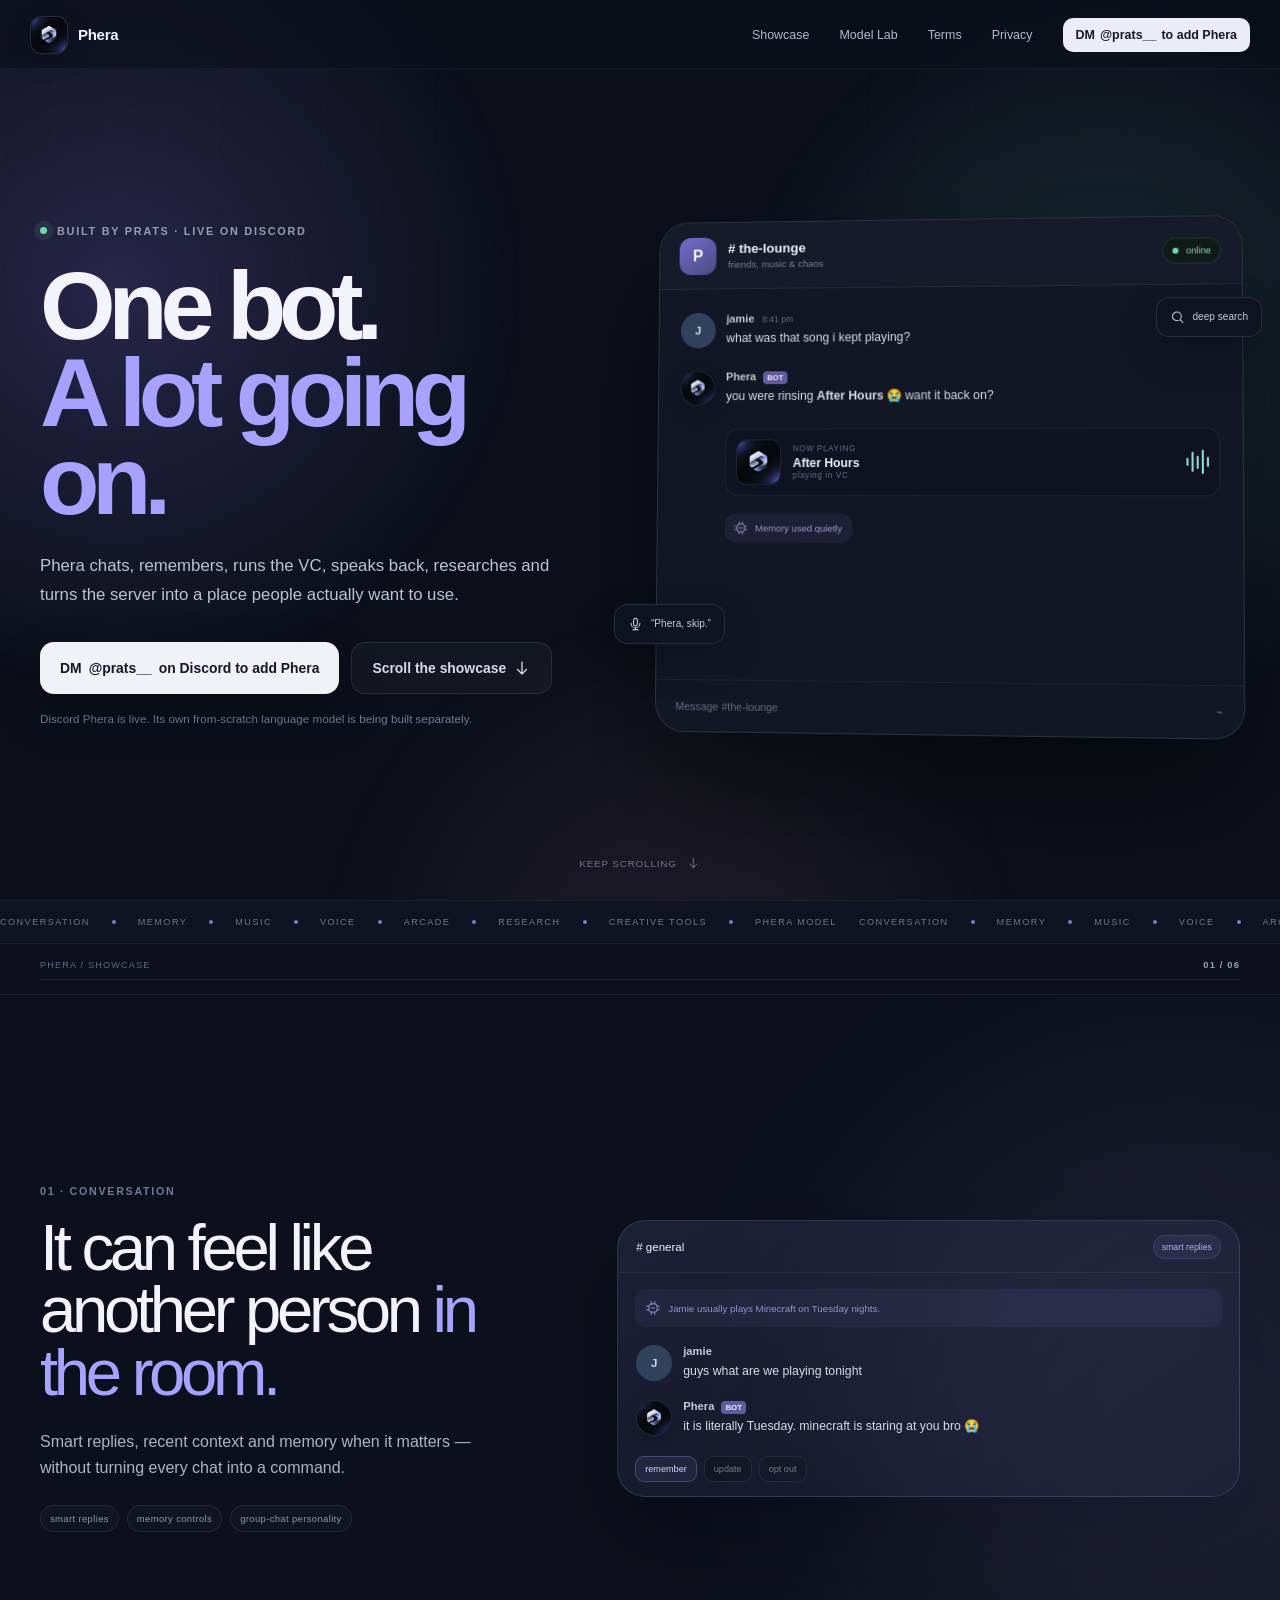
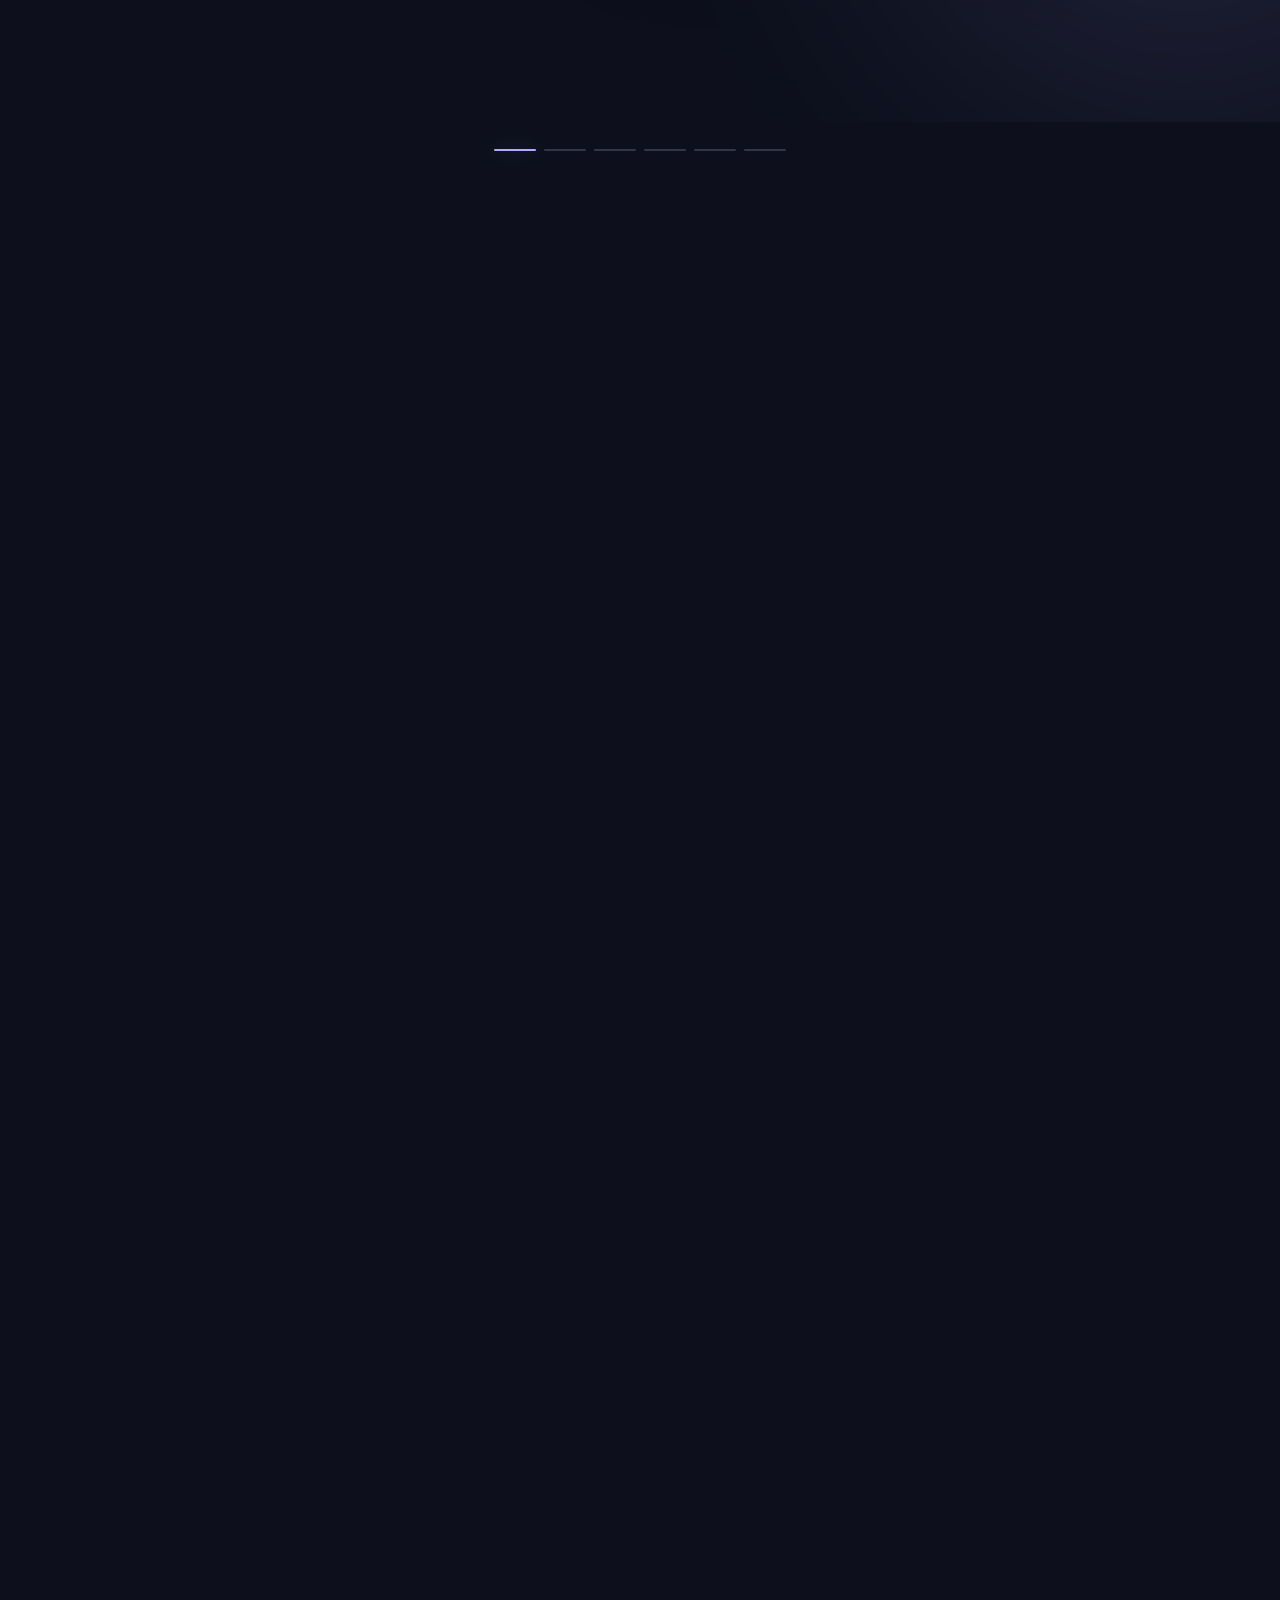
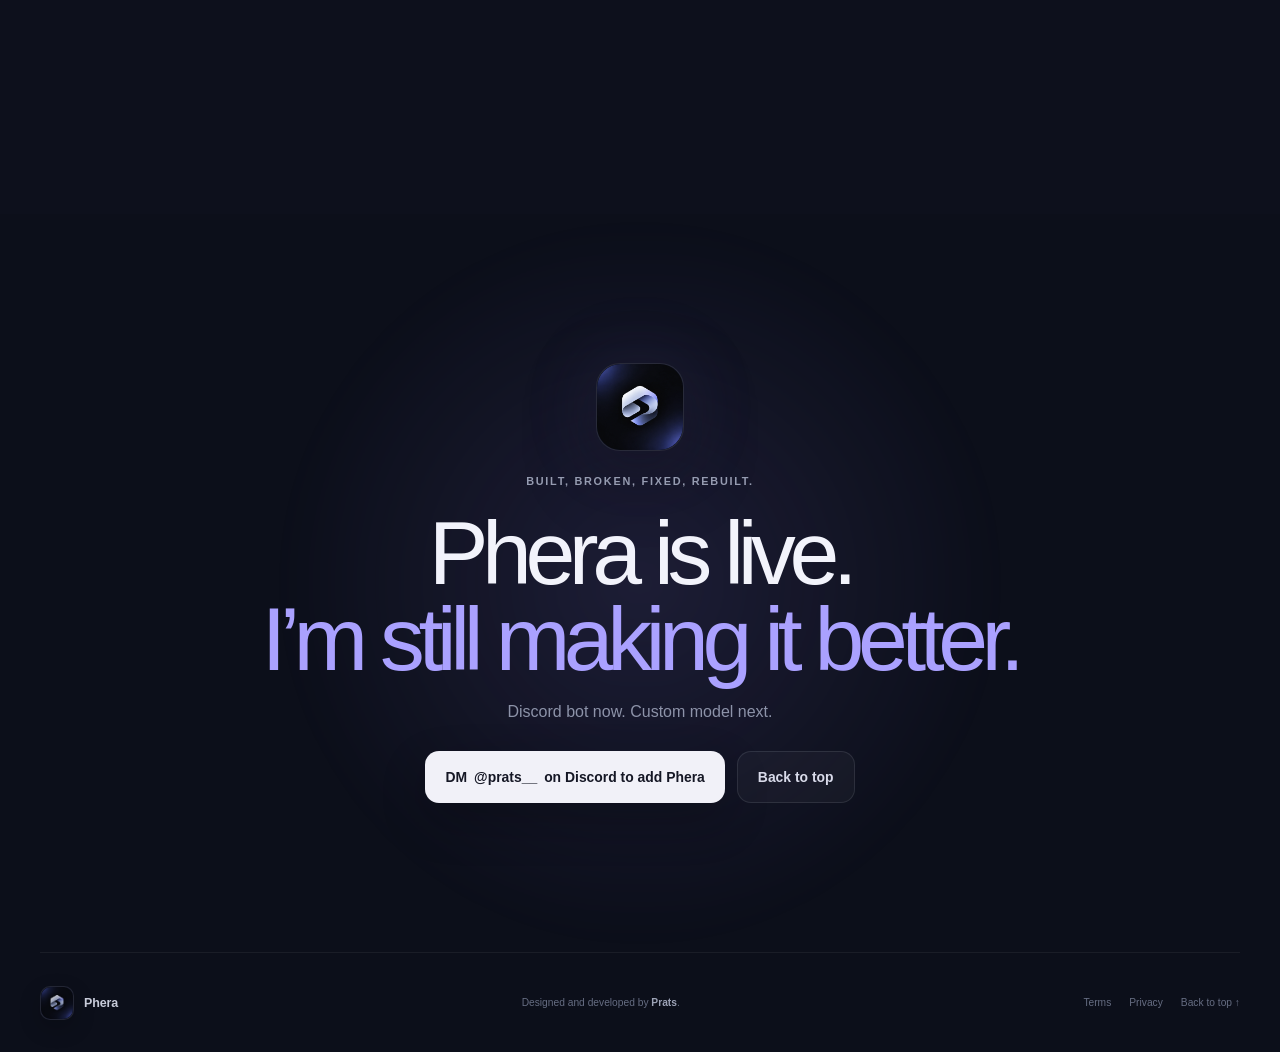
<file: index.html>
<!doctype html>
<html lang="en-AU">
<head>
  <meta charset="UTF-8">
  <meta name="viewport" content="width=device-width, initial-scale=1">
  <meta name="theme-color" content="#101321">
  <meta name="description" content="Phera is Prats' Discord bot for conversation, memory, music, voice, research and games — while a custom Phera language model is being built from scratch.">
  <meta property="og:title" content="Phera — built by Prats">
  <meta property="og:description" content="A Discord bot that talks, remembers, DJs the VC, speaks back, researches and plays — with its own language model in development.">
  <meta property="og:type" content="website">
  <title>Phera — Built by Prats</title>
  <link rel="icon" href="./assets/phera-favicon.png" type="image/png">
  <link rel="stylesheet" href="./styles.css">
  <script src="./script.js" defer></script>
</head>
<body>
  <a class="skip-link" href="#main">Skip to content</a>

  <svg class="icon-library" xmlns="http://www.w3.org/2000/svg" aria-hidden="true">
    <symbol id="i-arrow" viewBox="0 0 24 24"><path d="M5 12h14m-6-6 6 6-6 6"/></symbol>
    <symbol id="i-up-right" viewBox="0 0 24 24"><path d="M7 17 17 7M8 7h9v9"/></symbol>
    <symbol id="i-down" viewBox="0 0 24 24"><path d="M12 4v16m-6-6 6 6 6-6"/></symbol>
    <symbol id="i-music" viewBox="0 0 24 24"><path d="M9 18V5l11-2v12M9 8l11-2"/><circle cx="6" cy="18" r="3"/><circle cx="17" cy="15" r="3"/></symbol>
    <symbol id="i-mic" viewBox="0 0 24 24"><rect x="9" y="3" width="6" height="12" rx="3"/><path d="M5 11a7 7 0 0 0 14 0M12 18v3M8 21h8"/></symbol>
    <symbol id="i-play" viewBox="0 0 24 24"><path d="m9 6 10 6-10 6Z" fill="currentColor" stroke="none"/></symbol>
    <symbol id="i-pause" viewBox="0 0 24 24"><path d="M9 6v12M15 6v12" stroke-width="3"/></symbol>
    <symbol id="i-next" viewBox="0 0 24 24"><path d="m7 6 8 6-8 6Z" fill="currentColor" stroke="none"/><path d="M17 6v12"/></symbol>
    <symbol id="i-heart" viewBox="0 0 24 24"><path d="M20.8 5.4a5 5 0 0 0-7.1 0L12 7.1l-1.7-1.7a5 5 0 0 0-7.1 7.1L12 21l8.8-8.5a5 5 0 0 0 0-7.1Z"/></symbol>
    <symbol id="i-memory" viewBox="0 0 24 24"><rect x="5" y="5" width="14" height="14" rx="4"/><path d="M9 1v4m6-4v4M9 19v4m6-4v4M1 9h4m-4 6h4m14-6h4m-4 6h4"/><path d="M9 12h6"/></symbol>
    <symbol id="i-game" viewBox="0 0 24 24"><path d="M7 8h10l4 7a3 3 0 0 1-5 3l-2-2h-4l-2 2a3 3 0 0 1-5-3l4-7Z"/><path d="M8 11v4m-2-2h4M16 12h.01M18 14h.01"/></symbol>
    <symbol id="i-search" viewBox="0 0 24 24"><circle cx="11" cy="11" r="7"/><path d="m16.5 16.5 4 4"/></symbol>
    <symbol id="i-spark" viewBox="0 0 24 24"><path d="m12 2 2.8 7.2L22 12l-7.2 2.8L12 22l-2.8-7.2L2 12l7.2-2.8L12 2Z"/></symbol>
    <symbol id="i-shield" viewBox="0 0 24 24"><path d="m12 3 8 3v6c0 5-8 9-8 9s-8-4-8-9V6l8-3Z"/><path d="m8.5 12 2.2 2.2 4.8-5"/></symbol>
    <symbol id="i-brain" viewBox="0 0 24 24"><path d="M9 4a4 4 0 0 0-4 4v1a4 4 0 0 0 0 7v1a3 3 0 0 0 5 2.2V5.2A3 3 0 0 0 9 4Zm6 0a4 4 0 0 1 4 4v1a4 4 0 0 1 0 7v1a3 3 0 0 1-5 2.2V5.2A3 3 0 0 1 15 4Z"/><path d="M8 9h2M14 9h2M7 14h3M14 14h3"/></symbol>
  </svg>

  <header class="site-header" id="site-header">
    <a class="brand" href="#top" aria-label="Phera home">
      <span class="brand-symbol"><img src="./assets/phera-symbol.webp" alt="" width="1254" height="1254"></span>
      <span>Phera</span>
    </a>
    <nav class="main-nav" aria-label="Primary navigation">
      <a href="#story">Showcase</a>
      <a href="#lab-slide">Model Lab</a>
      <a href="./terms.html" target="_blank" rel="noopener">Terms</a>
      <a href="./privacy.html" target="_blank" rel="noopener">Privacy</a>
      <button class="nav-cta contact-copy" type="button" data-copy-discord aria-label="Copy Prats' Discord username">DM <strong>@prats__</strong> to add Phera</button>
    </nav>
    <button class="mobile-menu" id="mobile-menu" aria-label="Open menu" aria-expanded="false"><span></span><span></span></button>
    <div class="page-progress" aria-hidden="true"><span></span></div>
  </header>

  <main id="main">
    <section class="hero" id="top">
      <div class="hero-aurora" aria-hidden="true"></div>
      <div class="hero-grid" aria-hidden="true"></div>

      <div class="hero-copy reveal">
        <p class="eyebrow"><span class="status-dot"></span> Built by Prats · live on Discord</p>
        <h1>One bot.<br><em>A lot going on.</em></h1>
        <p class="hero-lede">Phera chats, remembers, runs the VC, speaks back, researches and turns the server into a place people actually want to use.</p>
        <div class="hero-actions">
          <button class="button primary contact-copy" type="button" data-copy-discord>DM <strong>@prats__</strong> on Discord to add Phera</button>
          <a class="button ghost" href="#story">Scroll the showcase <svg class="icon"><use href="#i-down"/></svg></a>
        </div>
        <p class="hero-note">Discord Phera is live. Its own from-scratch language model is being built separately.</p>
      </div>

      <div class="hero-product reveal" aria-label="Illustrative Phera Discord preview">
        <div class="discord-shell" data-tilt>
          <div class="discord-topbar">
            <div class="server-badge">P</div>
            <div><strong># the-lounge</strong><span>friends, music & chaos</span></div>
            <div class="live-pill"><i></i> online</div>
          </div>
          <div class="discord-feed">
            <div class="chat-row human">
              <span class="avatar ava-j">J</span>
              <div><p class="chat-meta">jamie <span>8:41 pm</span></p><p>what was that song i kept playing?</p></div>
            </div>
            <div class="chat-row phera-row">
              <span class="avatar phera-avatar"><img src="./assets/phera-symbol.webp" alt="Phera"></span>
              <div><p class="chat-meta">Phera <b>BOT</b></p><p>you were rinsing <strong>After Hours</strong> 😭 want it back on?</p></div>
            </div>
            <div class="mini-player">
              <div class="mini-cover"><img src="./assets/phera-symbol.webp" alt=""></div>
              <div class="mini-track"><span>NOW PLAYING</span><strong>After Hours</strong><small>playing in VC</small></div>
              <div class="mini-wave" aria-hidden="true"><i></i><i></i><i></i><i></i><i></i></div>
            </div>
            <div class="memory-chip"><svg class="icon"><use href="#i-memory"/></svg><span>Memory used quietly</span></div>
          </div>
          <div class="composer">Message #the-lounge <span>⌁</span></div>
        </div>
        <div class="float-chip chip-one"><svg class="icon"><use href="#i-mic"/></svg><span>“Phera, skip.”</span></div>
        <div class="float-chip chip-two"><svg class="icon"><use href="#i-search"/></svg><span>deep search</span></div>
      </div>

      <a class="scroll-cue" href="#story"><span>Keep scrolling</span><svg class="icon"><use href="#i-down"/></svg></a>
    </section>

    <section class="capability-ribbon" aria-label="Phera capability overview">
      <div class="ribbon-track">
        <span>CONVERSATION</span><i></i><span>MEMORY</span><i></i><span>MUSIC</span><i></i><span>VOICE</span><i></i><span>ARCADE</span><i></i><span>RESEARCH</span><i></i><span>CREATIVE TOOLS</span><i></i><span>PHERA MODEL</span>
        <span aria-hidden="true">CONVERSATION</span><i aria-hidden="true"></i><span aria-hidden="true">MEMORY</span><i aria-hidden="true"></i><span aria-hidden="true">MUSIC</span><i aria-hidden="true"></i><span aria-hidden="true">VOICE</span><i aria-hidden="true"></i><span aria-hidden="true">ARCADE</span><i aria-hidden="true"></i><span aria-hidden="true">RESEARCH</span><i aria-hidden="true"></i><span aria-hidden="true">CREATIVE TOOLS</span><i aria-hidden="true"></i><span aria-hidden="true">PHERA MODEL</span>
      </div>
    </section>

    <section class="story" id="story" style="--story-count: 6">
      <div class="story-stage">
        <div class="story-chrome section-width">
          <p class="story-kicker"><span>PHERA / SHOWCASE</span><strong id="story-count">01 / 06</strong></p>
          <div class="story-progress" aria-hidden="true"><span id="story-progress-fill"></span></div>
        </div>

        <div class="scene-stack">
          <article class="story-slide active" data-slide="0" data-tone="lavender">
            <div class="slide-inner section-width">
              <div class="slide-copy">
                <p class="slide-number">01 · CONVERSATION</p>
                <h2>It can feel like another person <em>in the room.</em></h2>
                <p>Smart replies, recent context and memory when it matters — without turning every chat into a command.</p>
                <div class="micro-tags"><span>smart replies</span><span>memory controls</span><span>group-chat personality</span></div>
              </div>
              <div class="slide-visual">
                <div class="chat-stage glass-card">
                  <div class="chat-stage-head"><span># general</span><span class="mode-pill" id="mode-pill">smart replies</span></div>
                  <div class="saved-memory"><svg class="icon"><use href="#i-memory"/></svg><span id="memory-detail">Jamie usually plays Minecraft on Tuesday nights.</span></div>
                  <div class="chat-row human"><span class="avatar ava-j">J</span><div><p class="chat-meta">jamie</p><p id="human-line">guys what are we playing tonight</p></div></div>
                  <div class="chat-row phera-row"><span class="avatar phera-avatar"><img src="./assets/phera-symbol.webp" alt="Phera"></span><div><p class="chat-meta">Phera <b>BOT</b></p><p id="phera-line">it is literally Tuesday. minecraft is staring at you bro 😭</p></div></div>
                  <div class="memory-switcher" role="group" aria-label="Memory demo states"><button class="active" data-memory-state="0">remember</button><button data-memory-state="1">update</button><button data-memory-state="2">opt out</button></div>
                </div>
              </div>
            </div>
          </article>

          <article class="story-slide" data-slide="1" data-tone="aqua">
            <div class="slide-inner section-width reverse">
              <div class="slide-copy">
                <p class="slide-number">02 · MUSIC</p>
                <h2>Ask for a song. Phera handles <em>the session.</em></h2>
                <p>Search, queues, favourites, lyrics, radio and controls — all inside the VC.</p>
                <div class="micro-tags"><span>Spotify catalogue</span><span>queue controls</span><span>favourites + history</span></div>
              </div>
              <div class="slide-visual">
                <div class="music-player glass-card" id="music-player">
                  <div class="player-head"><span><svg class="icon"><use href="#i-music"/></svg> PHERA MUSIC</span><span id="track-source">matched source</span></div>
                  <div class="player-hero">
                    <div class="album-art"><img src="./assets/phera-symbol.webp" alt="Phera artwork"></div>
                    <div class="song-copy"><small>NOW PLAYING</small><h3 id="track-title">After Hours</h3><p id="track-artist">The Lounge · shared VC</p><div class="lyric-line" id="lyric-text">♪ save your tears for another day</div></div>
                  </div>
                  <div class="scrubber"><span id="scrub-fill"></span></div>
                  <div class="player-meta"><span id="elapsed">0:42</span><span id="duration">3:42</span></div>
                  <div class="player-controls"><button id="favourite" aria-label="Favourite demo track" aria-pressed="false"><svg class="icon"><use href="#i-heart"/></svg></button><button class="main-play" id="play" aria-label="Pause visual demo" aria-pressed="true"><svg class="icon"><use href="#i-pause"/></svg></button><button id="next" aria-label="Next demo track"><svg class="icon"><use href="#i-next"/></svg></button></div>
                  <div class="queue-peek"><span>UP NEXT</span><strong id="next-track">Blue Hour</strong><small>autoplay is learning the room</small></div>
                </div>
              </div>
            </div>
          </article>

          <article class="story-slide" data-slide="2" data-tone="peach">
            <div class="slide-inner section-width">
              <div class="slide-copy">
                <p class="slide-number">03 · VOICE</p>
                <h2>Say “Phera” and the VC can <em>answer back.</em></h2>
                <p>Wake-word commands, spoken replies and hands-free music control.</p>
                <div class="micro-tags"><span>25 voices</span><span>wake word</span><span>spoken replies</span></div>
              </div>
              <div class="slide-visual">
                <div class="voice-stage glass-card">
                  <div class="voice-orb"><div class="voice-logo"><img src="./assets/phera-symbol.webp" alt="Phera"></div><span class="listening-dot"></span></div>
                  <p class="wake-label">LISTENING AFTER WAKE WORD</p>
                  <h3>“Phera, play Creep.”</h3>
                  <div class="voice-wave" id="voice-wave" aria-hidden="true"></div>
                  <div class="voice-response"><span>Phera</span><p>got you. queueing it now.</p></div>
                </div>
              </div>
            </div>
          </article>

          <article class="story-slide" data-slide="3" data-tone="pink">
            <div class="slide-inner section-width reverse">
              <div class="slide-copy">
                <p class="slide-number">04 · PHERA ARCADE</p>
                <h2>The channel can become a <em>game room.</em></h2>
                <p>20 Discord games, multiplayer rounds, XP, achievements and leaderboards.</p>
                <div class="micro-tags"><span>20 games</span><span>multiplayer</span><span>persistent XP</span></div>
              </div>
              <div class="slide-visual">
                <div class="arcade-panel glass-card">
                  <div class="arcade-top"><strong>PHERA ARCADE</strong><span><i></i> LIVE</span></div>
                  <div class="arcade-main">
                    <div class="pixel-screen" aria-label="Decorative Snake game preview">
                      <div class="game-hud"><span>SNAKE</span><strong>1,320</strong></div>
                      <div class="pixel-grid" aria-hidden="true">
                        <i class="snake-pixel s1"></i><i class="snake-pixel s2"></i><i class="snake-pixel s3"></i><i class="snake-pixel s4"></i><i class="snake-pixel s5"></i><i class="snake-pixel head"></i><b class="food-pixel"></b>
                      </div>
                    </div>
                    <div class="arcade-side">
                      <div class="arcade-stat"><span>ACTIVE</span><strong>Snake</strong></div>
                      <div class="arcade-stat"><span>NEXT</span><strong>2048</strong></div>
                      <div class="arcade-stat"><span>STREAK</span><strong>6 wins</strong></div>
                      <div class="rank-row"><span>01</span><b>jamie</b><strong>4,880 XP</strong></div>
                      <div class="rank-row"><span>02</span><b>alex</b><strong>4,210 XP</strong></div>
                      <div class="rank-row"><span>03</span><b>maya</b><strong>3,940 XP</strong></div>
                    </div>
                  </div>
                  <div class="game-strip"><span>SNAKE</span><span>2048</span><span>CONNECT 4</span><span>BLACKJACK</span><span>MAZE</span><span>+15</span></div>
                </div>
              </div>
            </div>
          </article>

          <article class="story-slide" data-slide="4" data-tone="mint">
            <div class="slide-inner section-width">
              <div class="slide-copy">
                <p class="slide-number">05 · EVERYTHING ELSE</p>
                <h2>Useful when you need it. <em>Quiet when you don’t.</em></h2>
                <p>Research, summaries, translation, image generation, reminders, moderation and the odd roast.</p>
                <div class="micro-tags"><span>deep research</span><span>images</span><span>moderation</span></div>
              </div>
              <div class="slide-visual">
                <div class="tools-orbit" aria-label="More Phera capabilities">
                  <div class="orbit-core"><img src="./assets/phera-symbol.webp" alt="Phera"></div>
                  <span class="tool-pill t1"><svg class="icon"><use href="#i-search"/></svg> research</span>
                  <span class="tool-pill t2"><svg class="icon"><use href="#i-spark"/></svg> images</span>
                  <span class="tool-pill t3"><svg class="icon"><use href="#i-shield"/></svg> moderation</span>
                  <span class="tool-pill t4">summaries</span>
                  <span class="tool-pill t5">translation</span>
                  <span class="tool-pill t6">reminders</span>
                  <div class="orbit-ring ring-one"></div><div class="orbit-ring ring-two"></div>
                </div>
              </div>
            </div>
          </article>

          <article class="story-slide lab-slide" data-slide="5" data-tone="lab" id="lab-slide">
            <div class="slide-inner section-width reverse">
              <div class="slide-copy">
                <p class="slide-number">06 · PHERA MODEL LAB</p>
                <h2>Now I’m building the <em>brain itself.</em></h2>
                <p>Phera v0.2 is my from-scratch transformer research build. Base pretraining is complete; the next job is making the knowledge stronger before instruction tuning.</p>
                <div class="micro-tags"><span>97.2M params</span><span>16K vocab</span><span>245.76M tokens</span></div>
              </div>
              <div class="slide-visual">
                <div class="lab-console glass-card" aria-label="Phera model development status">
                  <div class="console-top"><span></span><span></span><span></span><b>PheraModel / v0.2</b></div>
                  <div class="console-body">
                    <div class="model-badge"><svg class="icon"><use href="#i-brain"/></svg><div><small>FROM SCRATCH</small><strong>Phera v0.2</strong></div><span>PRETRAINED</span></div>
                    <div class="model-stats"><div><span>PARAMETERS</span><strong>97,241,856</strong></div><div><span>TOKENS SEEN</span><strong>245,760,000</strong></div><div><span>BEST VAL LOSS</span><strong>3.004</strong></div></div>
                    <div class="loss-card"><span>VALIDATION LOSS</span><div class="loss-chart" aria-hidden="true"><svg viewBox="0 0 420 120" preserveAspectRatio="none"><defs><linearGradient id="lossFill" x1="0" y1="0" x2="0" y2="1"><stop offset="0" stop-color="#8a7de8" stop-opacity=".34"/><stop offset="1" stop-color="#8a7de8" stop-opacity="0"/></linearGradient></defs><path class="loss-area" d="M0 18 C35 22,50 40,82 47 S130 60,158 70 S208 79,238 85 S290 92,320 96 S370 101,420 104 L420 120 L0 120 Z"/><path class="loss-line" d="M0 18 C35 22,50 40,82 47 S130 60,158 70 S208 79,238 85 S290 92,320 96 S370 101,420 104"/></svg><span class="loss-start">9.838</span><span class="loss-end">3.004</span></div></div>
                    <div class="pipeline"><span class="done">corpus</span><i></i><span class="done">tokenizer</span><i></i><span class="done">pretrain</span><i></i><span class="active">evaluate</span><i></i><span>instruct</span></div>
                    <p class="console-note">Research track — not the production Discord brain yet.</p>
                  </div>
                </div>
              </div>
            </div>
          </article>
        </div>

        <div class="story-nav section-width" aria-label="Showcase chapters">
          <button class="story-dot active" data-story-jump="0" aria-label="Conversation"><span></span></button>
          <button class="story-dot" data-story-jump="1" aria-label="Music"><span></span></button>
          <button class="story-dot" data-story-jump="2" aria-label="Voice"><span></span></button>
          <button class="story-dot" data-story-jump="3" aria-label="Arcade"><span></span></button>
          <button class="story-dot" data-story-jump="4" aria-label="Tools"><span></span></button>
          <button class="story-dot" data-story-jump="5" aria-label="Model Lab"><span></span></button>
        </div>
      </div>
    </section>

    <section class="closing">
      <div class="closing-glow" aria-hidden="true"></div>
      <div class="section-width closing-inner reveal">
        <div class="closing-mark"><img src="./assets/phera-symbol.webp" alt=""></div>
        <p class="eyebrow">BUILT, BROKEN, FIXED, REBUILT.</p>
        <h2>Phera is live.<br><em>I’m still making it better.</em></h2>
        <p>Discord bot now. Custom model next.</p>
        <div class="closing-actions"><button class="button primary contact-copy" type="button" data-copy-discord>DM <strong>@prats__</strong> on Discord to add Phera</button><a class="button ghost" href="#top">Back to top</a></div>
      </div>
    </section>
  </main>

  <footer class="footer section-width">
    <a href="#top" class="footer-brand" aria-label="Back to top">
      <span class="footer-symbol"><img src="./assets/phera-symbol.webp" alt=""></span>
      <strong>Phera</strong>
    </a>
    <p>Designed and developed by <strong>Prats</strong>.</p>
    <div class="footer-links">
      <a href="./terms.html" target="_blank" rel="noopener">Terms</a>
      <a href="./privacy.html" target="_blank" rel="noopener">Privacy</a>
      <a href="#top">Back to top ↑</a>
    </div>
  </footer>

  <div class="mobile-panel" id="mobile-panel" aria-hidden="true">
    <a href="#story">Showcase</a>
    <a href="#lab-slide">Model Lab</a>
    <a href="./terms.html" target="_blank" rel="noopener">Terms</a>
    <a href="./privacy.html" target="_blank" rel="noopener">Privacy</a>
    <button class="mobile-contact contact-copy" type="button" data-copy-discord>DM @prats__ to add Phera</button>
  </div>
</body>
</html>
</file>
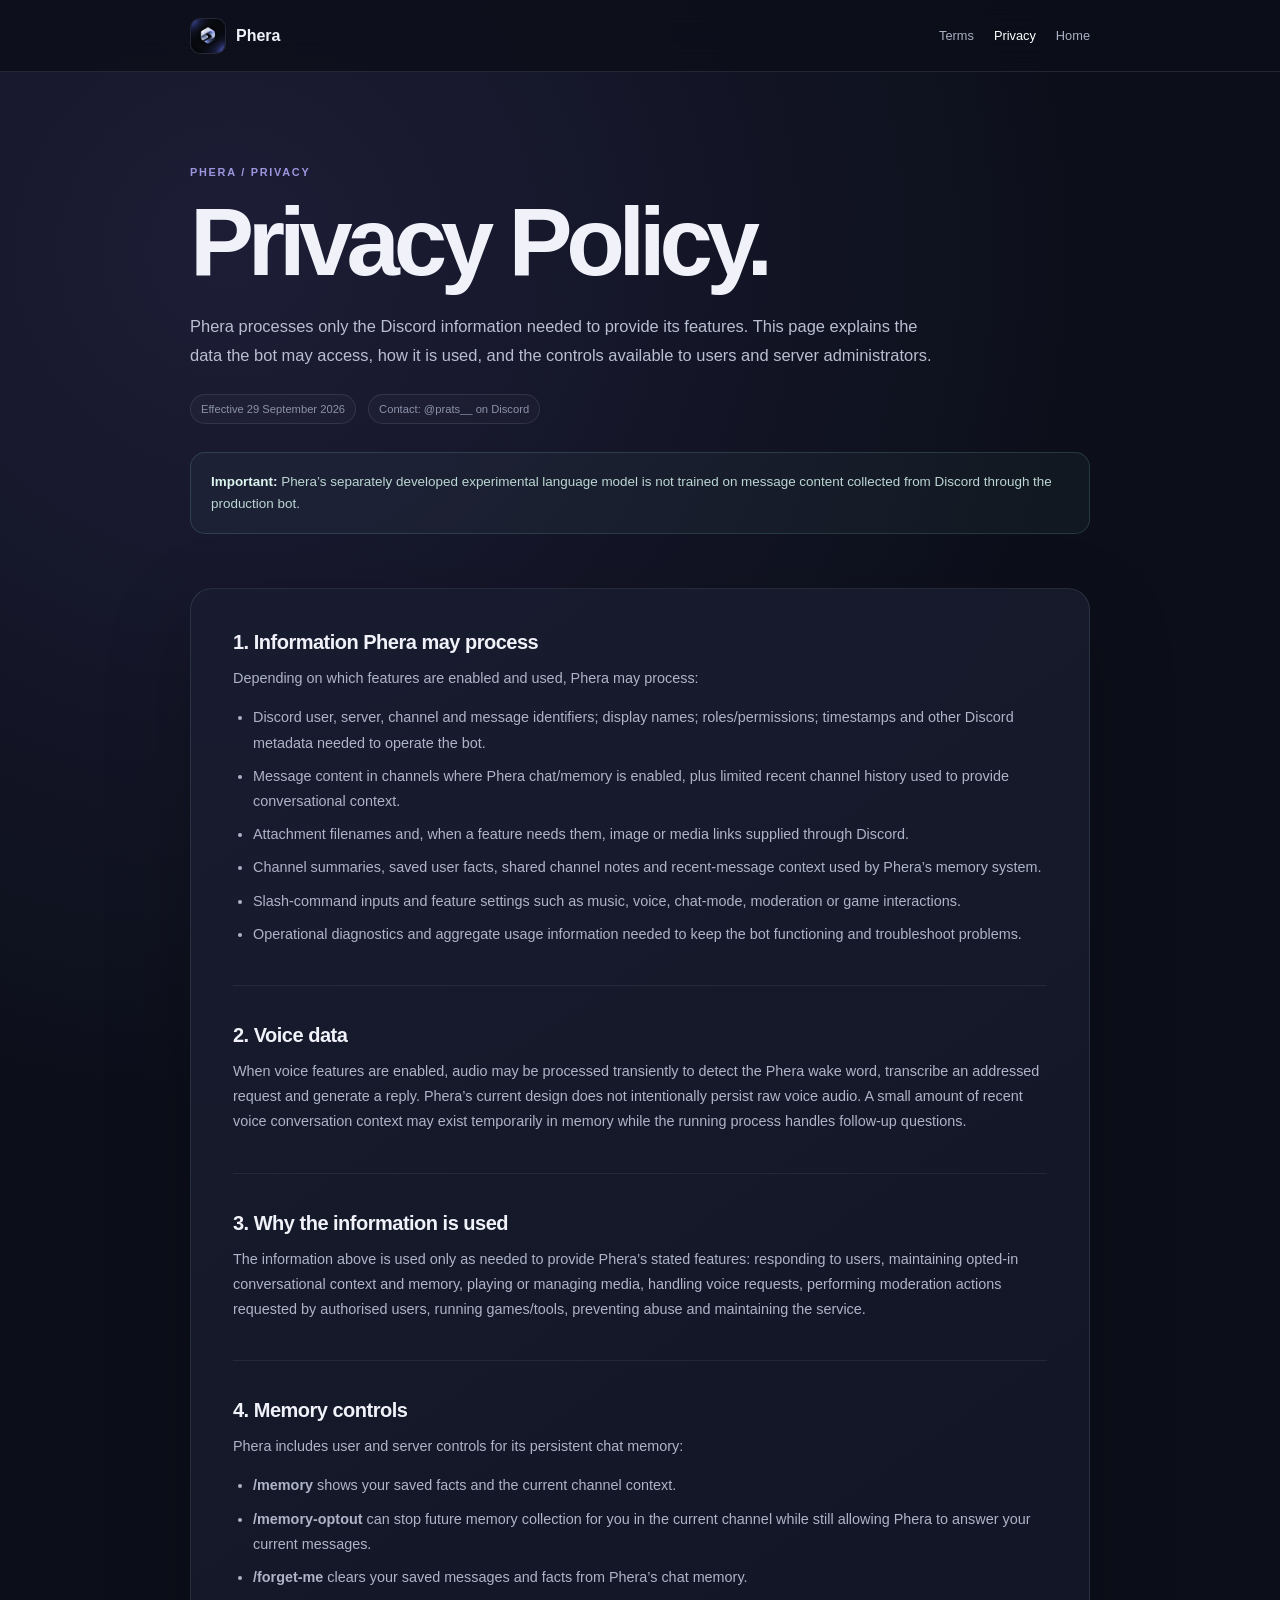
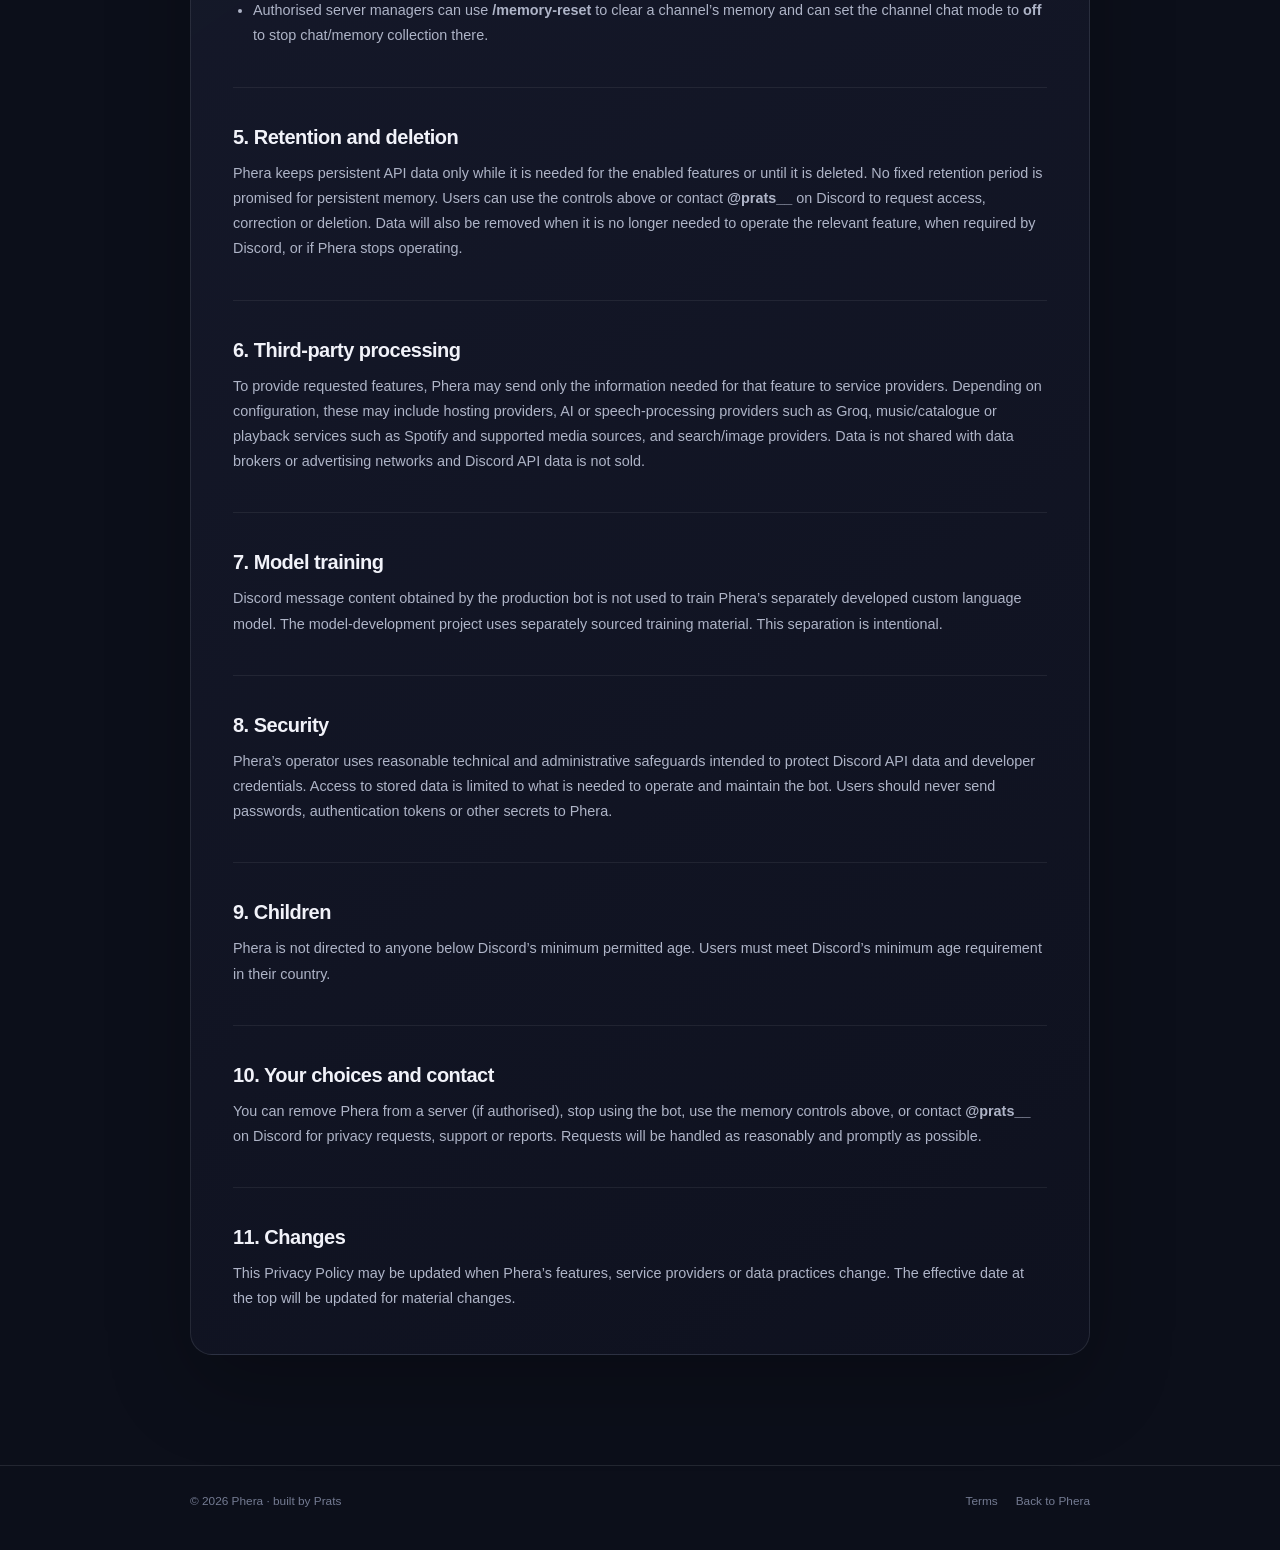
<file: privacy.html>
<!doctype html>
<html lang="en-AU">
<head>
  <meta charset="UTF-8">
  <meta name="viewport" content="width=device-width, initial-scale=1">
  <meta name="theme-color" content="#101321">
  <meta name="description" content="Privacy Policy for Phera, a Discord bot built by Prats.">
  <title>Phera — Privacy Policy</title>
  <link rel="icon" href="./assets/phera-favicon.png" type="image/png">
  <link rel="stylesheet" href="./legal.css">
</head>
<body>
  <header class="legal-header">
    <div class="legal-width">
      <a class="legal-brand" href="./index.html" aria-label="Phera home"><span class="legal-symbol"><img src="./assets/phera-symbol.webp" alt=""></span><span>Phera</span></a>
      <nav class="legal-nav" aria-label="Legal navigation"><a href="./terms.html">Terms</a><a href="./privacy.html" aria-current="page">Privacy</a><a href="./index.html">Home</a></nav>
    </div>
  </header>

  <main class="legal-main legal-width">
    <p class="legal-kicker">PHERA / PRIVACY</p>
    <h1>Privacy Policy.</h1>
    <p class="legal-intro">Phera processes only the Discord information needed to provide its features. This page explains the data the bot may access, how it is used, and the controls available to users and server administrators.</p>
    <div class="legal-meta"><span>Effective 29 September 2026</span><span>Contact: @prats__ on Discord</span></div>

    <div class="legal-callout"><strong>Important:</strong> Phera’s separately developed experimental language model is not trained on message content collected from Discord through the production bot.</div>

    <div class="legal-card">
      <section class="legal-section"><h2>1. Information Phera may process</h2><p>Depending on which features are enabled and used, Phera may process:</p><ul><li>Discord user, server, channel and message identifiers; display names; roles/permissions; timestamps and other Discord metadata needed to operate the bot.</li><li>Message content in channels where Phera chat/memory is enabled, plus limited recent channel history used to provide conversational context.</li><li>Attachment filenames and, when a feature needs them, image or media links supplied through Discord.</li><li>Channel summaries, saved user facts, shared channel notes and recent-message context used by Phera’s memory system.</li><li>Slash-command inputs and feature settings such as music, voice, chat-mode, moderation or game interactions.</li><li>Operational diagnostics and aggregate usage information needed to keep the bot functioning and troubleshoot problems.</li></ul></section>
      <section class="legal-section"><h2>2. Voice data</h2><p>When voice features are enabled, audio may be processed transiently to detect the Phera wake word, transcribe an addressed request and generate a reply. Phera’s current design does not intentionally persist raw voice audio. A small amount of recent voice conversation context may exist temporarily in memory while the running process handles follow-up questions.</p></section>
      <section class="legal-section"><h2>3. Why the information is used</h2><p>The information above is used only as needed to provide Phera’s stated features: responding to users, maintaining opted-in conversational context and memory, playing or managing media, handling voice requests, performing moderation actions requested by authorised users, running games/tools, preventing abuse and maintaining the service.</p></section>
      <section class="legal-section"><h2>4. Memory controls</h2><p>Phera includes user and server controls for its persistent chat memory:</p><ul><li><strong>/memory</strong> shows your saved facts and the current channel context.</li><li><strong>/memory-optout</strong> can stop future memory collection for you in the current channel while still allowing Phera to answer your current messages.</li><li><strong>/forget-me</strong> clears your saved messages and facts from Phera’s chat memory.</li><li>Authorised server managers can use <strong>/memory-reset</strong> to clear a channel’s memory and can set the channel chat mode to <strong>off</strong> to stop chat/memory collection there.</li></ul></section>
      <section class="legal-section"><h2>5. Retention and deletion</h2><p>Phera keeps persistent API data only while it is needed for the enabled features or until it is deleted. No fixed retention period is promised for persistent memory. Users can use the controls above or contact <strong>@prats__</strong> on Discord to request access, correction or deletion. Data will also be removed when it is no longer needed to operate the relevant feature, when required by Discord, or if Phera stops operating.</p></section>
      <section class="legal-section"><h2>6. Third-party processing</h2><p>To provide requested features, Phera may send only the information needed for that feature to service providers. Depending on configuration, these may include hosting providers, AI or speech-processing providers such as Groq, music/catalogue or playback services such as Spotify and supported media sources, and search/image providers. Data is not shared with data brokers or advertising networks and Discord API data is not sold.</p></section>
      <section class="legal-section"><h2>7. Model training</h2><p>Discord message content obtained by the production bot is not used to train Phera’s separately developed custom language model. The model-development project uses separately sourced training material. This separation is intentional.</p></section>
      <section class="legal-section"><h2>8. Security</h2><p>Phera’s operator uses reasonable technical and administrative safeguards intended to protect Discord API data and developer credentials. Access to stored data is limited to what is needed to operate and maintain the bot. Users should never send passwords, authentication tokens or other secrets to Phera.</p></section>
      <section class="legal-section"><h2>9. Children</h2><p>Phera is not directed to anyone below Discord’s minimum permitted age. Users must meet Discord’s minimum age requirement in their country.</p></section>
      <section class="legal-section"><h2>10. Your choices and contact</h2><p>You can remove Phera from a server (if authorised), stop using the bot, use the memory controls above, or contact <strong>@prats__</strong> on Discord for privacy requests, support or reports. Requests will be handled as reasonably and promptly as possible.</p></section>
      <section class="legal-section"><h2>11. Changes</h2><p>This Privacy Policy may be updated when Phera’s features, service providers or data practices change. The effective date at the top will be updated for material changes.</p></section>
    </div>
  </main>

  <footer class="legal-footer"><div class="legal-width"><span>© 2026 Phera · built by Prats</span><div class="legal-footer-links"><a href="./terms.html">Terms</a><a href="./index.html">Back to Phera</a></div></div></footer>
</body>
</html>
</file>
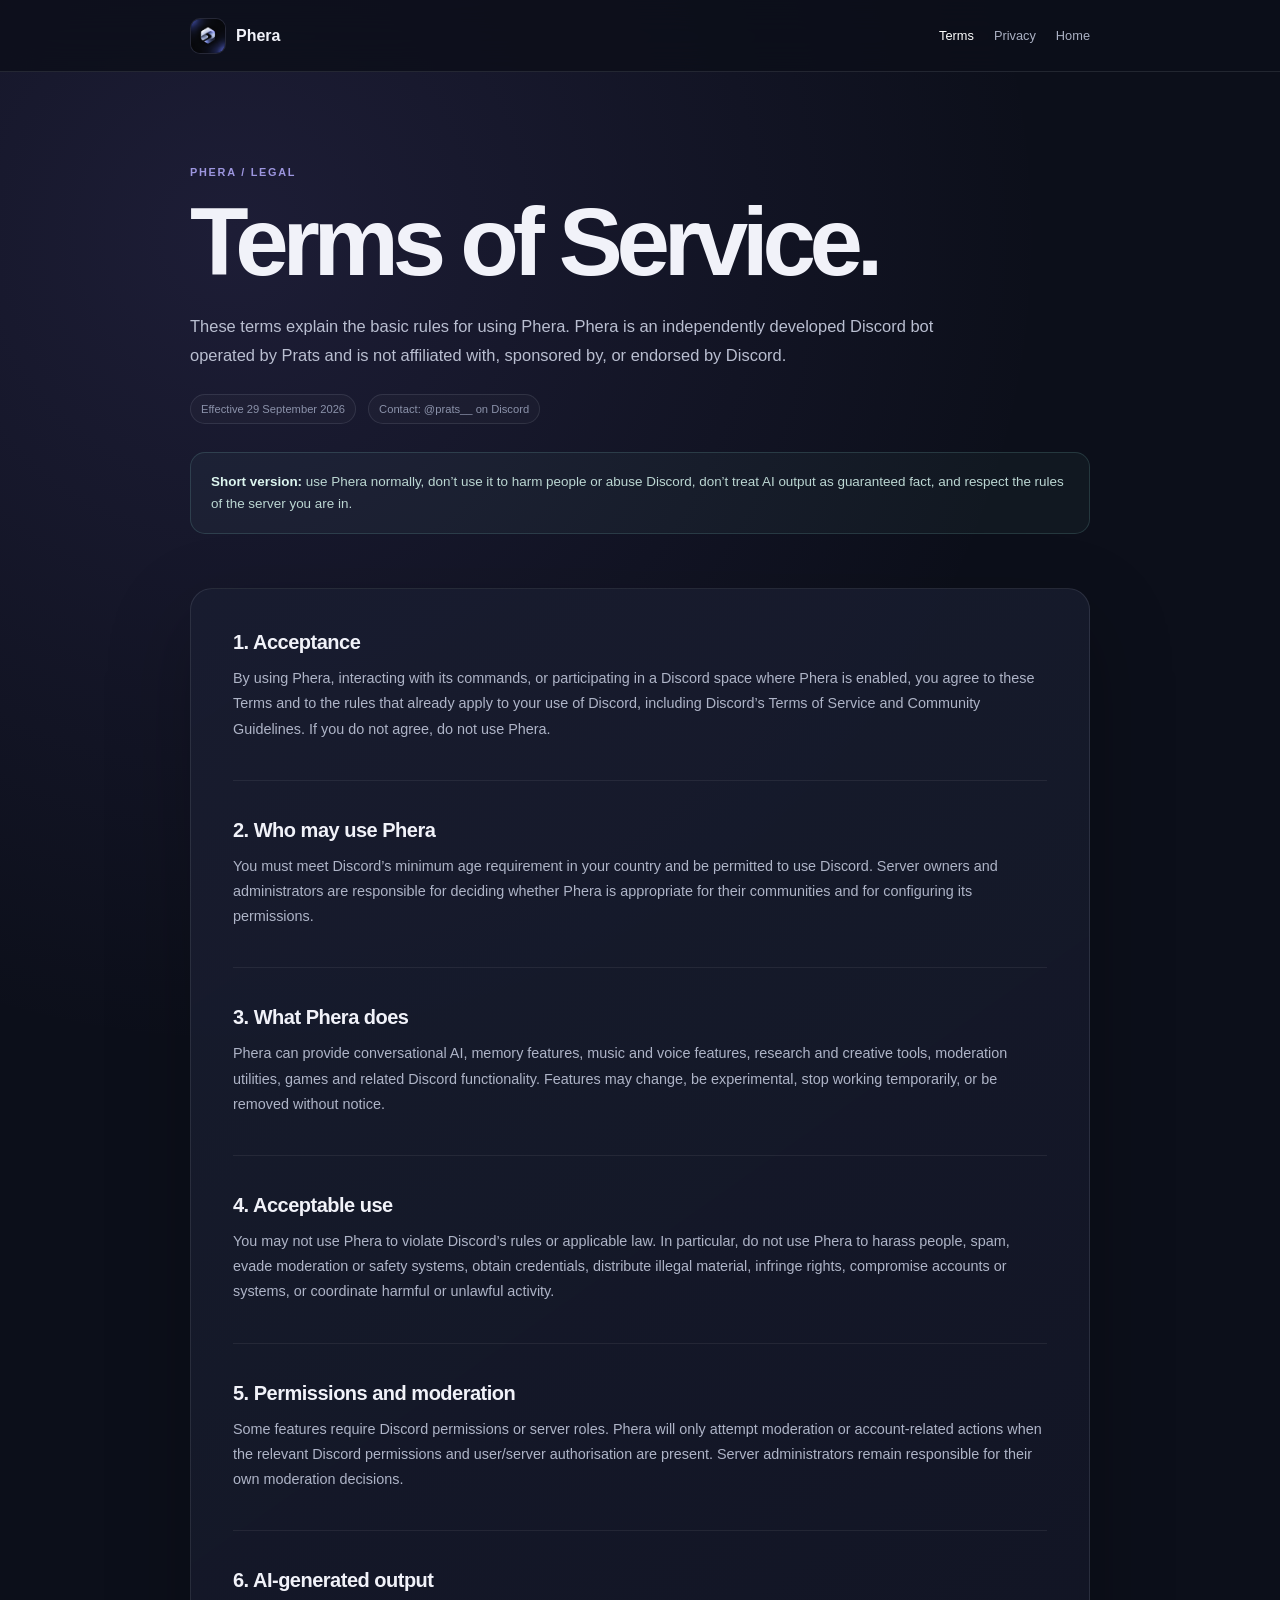
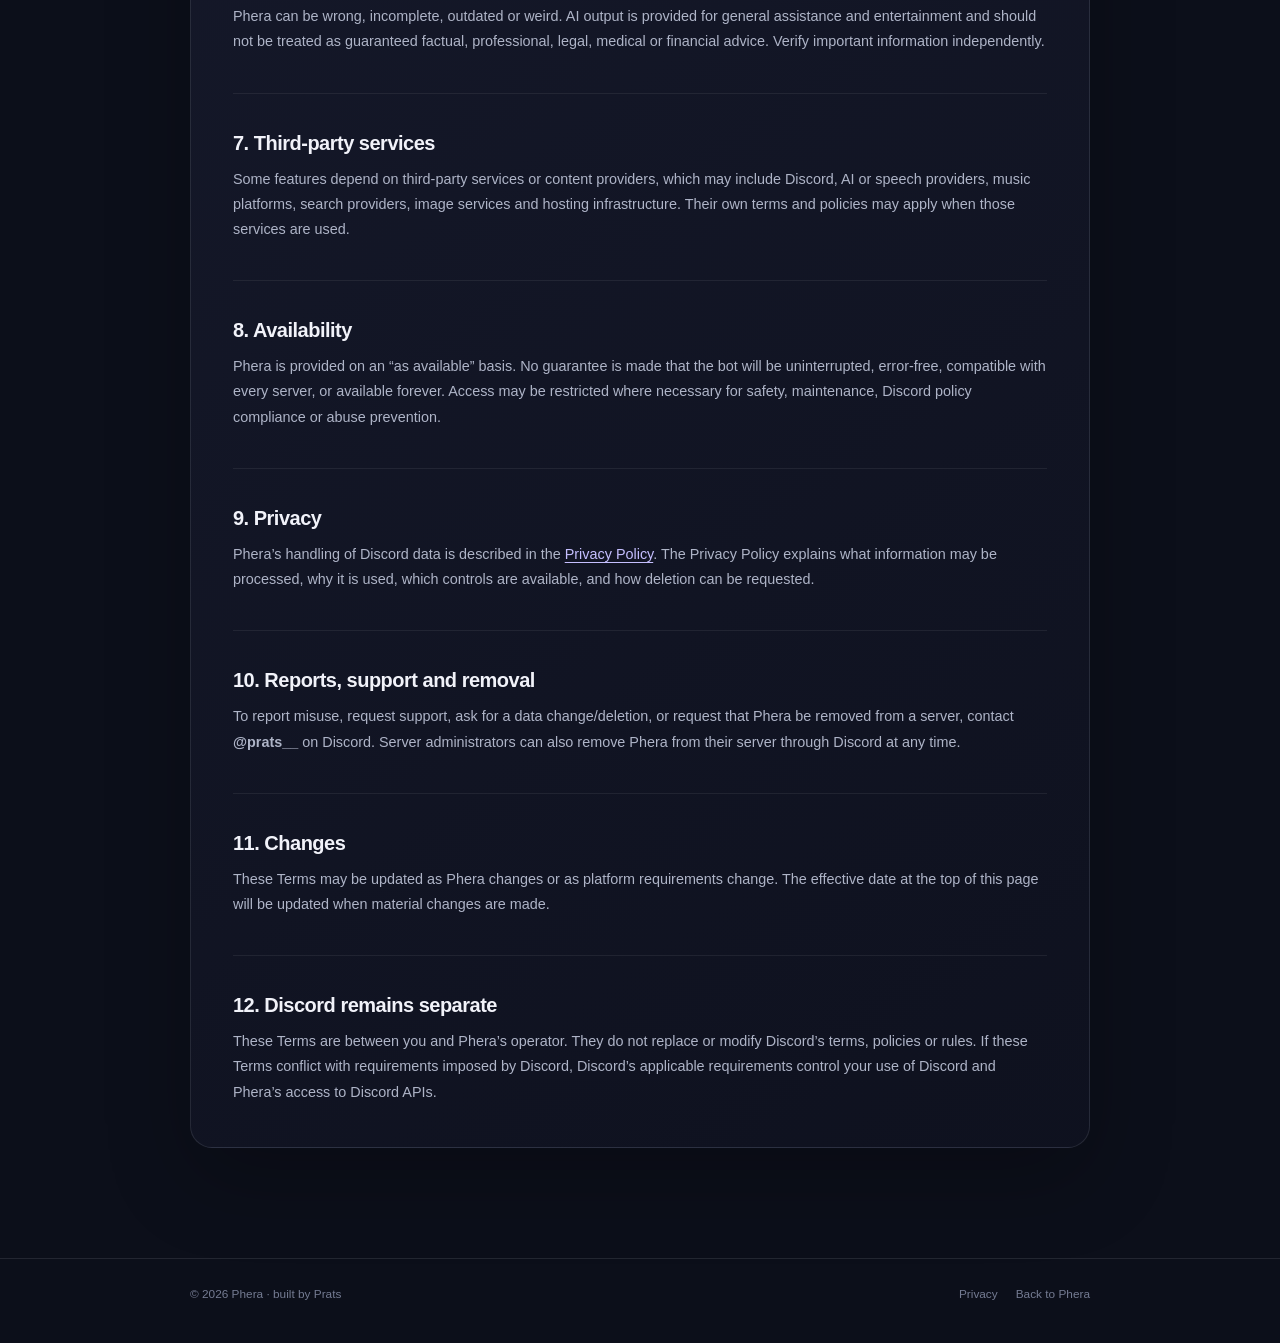
<file: terms.html>
<!doctype html>
<html lang="en-AU">
<head>
  <meta charset="UTF-8">
  <meta name="viewport" content="width=device-width, initial-scale=1">
  <meta name="theme-color" content="#101321">
  <meta name="description" content="Terms of Service for Phera, a Discord bot built by Prats.">
  <title>Phera — Terms of Service</title>
  <link rel="icon" href="./assets/phera-favicon.png" type="image/png">
  <link rel="stylesheet" href="./legal.css">
</head>
<body>
  <header class="legal-header">
    <div class="legal-width">
      <a class="legal-brand" href="./index.html" aria-label="Phera home"><span class="legal-symbol"><img src="./assets/phera-symbol.webp" alt=""></span><span>Phera</span></a>
      <nav class="legal-nav" aria-label="Legal navigation"><a href="./terms.html" aria-current="page">Terms</a><a href="./privacy.html">Privacy</a><a href="./index.html">Home</a></nav>
    </div>
  </header>

  <main class="legal-main legal-width">
    <p class="legal-kicker">PHERA / LEGAL</p>
    <h1>Terms of Service.</h1>
    <p class="legal-intro">These terms explain the basic rules for using Phera. Phera is an independently developed Discord bot operated by Prats and is not affiliated with, sponsored by, or endorsed by Discord.</p>
    <div class="legal-meta"><span>Effective 29 September 2026</span><span>Contact: @prats__ on Discord</span></div>

    <div class="legal-callout"><strong>Short version:</strong> use Phera normally, don’t use it to harm people or abuse Discord, don’t treat AI output as guaranteed fact, and respect the rules of the server you are in.</div>

    <div class="legal-card">
      <section class="legal-section"><h2>1. Acceptance</h2><p>By using Phera, interacting with its commands, or participating in a Discord space where Phera is enabled, you agree to these Terms and to the rules that already apply to your use of Discord, including Discord’s Terms of Service and Community Guidelines. If you do not agree, do not use Phera.</p></section>
      <section class="legal-section"><h2>2. Who may use Phera</h2><p>You must meet Discord’s minimum age requirement in your country and be permitted to use Discord. Server owners and administrators are responsible for deciding whether Phera is appropriate for their communities and for configuring its permissions.</p></section>
      <section class="legal-section"><h2>3. What Phera does</h2><p>Phera can provide conversational AI, memory features, music and voice features, research and creative tools, moderation utilities, games and related Discord functionality. Features may change, be experimental, stop working temporarily, or be removed without notice.</p></section>
      <section class="legal-section"><h2>4. Acceptable use</h2><p>You may not use Phera to violate Discord’s rules or applicable law. In particular, do not use Phera to harass people, spam, evade moderation or safety systems, obtain credentials, distribute illegal material, infringe rights, compromise accounts or systems, or coordinate harmful or unlawful activity.</p></section>
      <section class="legal-section"><h2>5. Permissions and moderation</h2><p>Some features require Discord permissions or server roles. Phera will only attempt moderation or account-related actions when the relevant Discord permissions and user/server authorisation are present. Server administrators remain responsible for their own moderation decisions.</p></section>
      <section class="legal-section"><h2>6. AI-generated output</h2><p>Phera can be wrong, incomplete, outdated or weird. AI output is provided for general assistance and entertainment and should not be treated as guaranteed factual, professional, legal, medical or financial advice. Verify important information independently.</p></section>
      <section class="legal-section"><h2>7. Third-party services</h2><p>Some features depend on third-party services or content providers, which may include Discord, AI or speech providers, music platforms, search providers, image services and hosting infrastructure. Their own terms and policies may apply when those services are used.</p></section>
      <section class="legal-section"><h2>8. Availability</h2><p>Phera is provided on an “as available” basis. No guarantee is made that the bot will be uninterrupted, error-free, compatible with every server, or available forever. Access may be restricted where necessary for safety, maintenance, Discord policy compliance or abuse prevention.</p></section>
      <section class="legal-section"><h2>9. Privacy</h2><p>Phera’s handling of Discord data is described in the <a class="legal-link" href="./privacy.html">Privacy Policy</a>. The Privacy Policy explains what information may be processed, why it is used, which controls are available, and how deletion can be requested.</p></section>
      <section class="legal-section"><h2>10. Reports, support and removal</h2><p>To report misuse, request support, ask for a data change/deletion, or request that Phera be removed from a server, contact <strong>@prats__</strong> on Discord. Server administrators can also remove Phera from their server through Discord at any time.</p></section>
      <section class="legal-section"><h2>11. Changes</h2><p>These Terms may be updated as Phera changes or as platform requirements change. The effective date at the top of this page will be updated when material changes are made.</p></section>
      <section class="legal-section"><h2>12. Discord remains separate</h2><p>These Terms are between you and Phera’s operator. They do not replace or modify Discord’s terms, policies or rules. If these Terms conflict with requirements imposed by Discord, Discord’s applicable requirements control your use of Discord and Phera’s access to Discord APIs.</p></section>
    </div>
  </main>

  <footer class="legal-footer"><div class="legal-width"><span>© 2026 Phera · built by Prats</span><div class="legal-footer-links"><a href="./privacy.html">Privacy</a><a href="./index.html">Back to Phera</a></div></div></footer>
</body>
</html>
</file>
<file: styles.css>
/* Phera — scroll-story showcase. Dependency-free. */
:root{
  --bg:#0c0f1a;--bg2:#101423;--panel:#161a2b;--text:#f2f3fb;--muted:#a8aec2;--dim:#727990;
  --lav:#aaa1ff;--aqua:#8edfd3;--peach:#efb6a0;--pink:#e2a6d7;--mint:#a3dfbd;--cream:#f2ece2;
  --line:rgba(235,238,255,.10);--header:70px;--radius:28px;--page-progress:0;
  --ease:cubic-bezier(.22,.72,.16,1);
}
*{box-sizing:border-box}html{scroll-behavior:smooth;background:var(--bg)}body{margin:0;background:var(--bg);color:var(--text);font-family:Inter,ui-sans-serif,-apple-system,BlinkMacSystemFont,"Segoe UI",sans-serif;-webkit-font-smoothing:antialiased;overflow-x:hidden}body.menu-open{overflow:hidden}
a{color:inherit;text-decoration:none}button{font:inherit;color:inherit}img{display:block;max-width:100%}p,h1,h2,h3{margin:0}.icon{width:18px;height:18px;fill:none;stroke:currentColor;stroke-width:1.7;stroke-linecap:round;stroke-linejoin:round}.icon-library{position:absolute;width:0;height:0;overflow:hidden}.section-width{width:min(1200px,calc(100% - 64px));margin-inline:auto}.skip-link{position:fixed;z-index:999;left:16px;top:10px;padding:10px 14px;background:#fff;color:#111;border-radius:8px;transform:translateY(-150%)}.skip-link:focus{transform:none}

/* Header */
.site-header{position:fixed;z-index:150;left:0;right:0;top:0;height:var(--header);display:flex;align-items:center;justify-content:space-between;padding:0 30px;background:rgba(12,15,26,.55);border-bottom:1px solid transparent;backdrop-filter:blur(18px);transition:.3s var(--ease)}.site-header.scrolled{background:rgba(12,15,26,.88);border-color:var(--line)}.brand{display:flex;align-items:center;gap:10px;font-weight:760;font-size:.94rem;letter-spacing:-.02em}.brand-symbol{width:38px;height:38px;display:grid;place-items:center;overflow:hidden;border-radius:11px;background:#0d1020;border:1px solid rgba(255,255,255,.11);box-shadow:0 8px 24px rgba(0,0,0,.2)}.brand-symbol img{display:block;width:100%;height:100%;object-fit:cover;object-position:center;border-radius:inherit}.main-nav{display:flex;align-items:center;gap:30px;font-size:.78rem;color:#b4b9ca}.main-nav a:hover{color:#fff}.main-nav .nav-cta{display:flex;gap:5px;align-items:center;color:#171927;background:#ececf6;padding:10px 13px;border-radius:10px;font:inherit;font-weight:700;border:0;cursor:pointer;white-space:nowrap;transition:.22s var(--ease)}.main-nav .nav-cta:hover{background:#fff;transform:translateY(-1px)}.main-nav .nav-cta strong{font-weight:800}.page-progress{position:absolute;left:0;right:0;bottom:-1px;height:2px;background:rgba(255,255,255,.04)}.page-progress span{display:block;width:100%;height:100%;transform:scaleX(var(--page-progress));transform-origin:left;background:linear-gradient(90deg,var(--lav),var(--aqua))}.mobile-menu{display:none;width:42px;height:42px;border:0;background:transparent;place-content:center;gap:6px}.mobile-menu span{width:21px;height:1px;background:#e8e9f4;display:block}.mobile-panel{display:none}

/* Shared */
.eyebrow{display:flex;align-items:center;gap:10px;color:#969cb1;font-size:.68rem;letter-spacing:.16em;text-transform:uppercase;font-weight:720}.status-dot{width:7px;height:7px;border-radius:50%;background:#75d8aa;box-shadow:0 0 0 6px rgba(117,216,170,.09)}.button{display:inline-flex;align-items:center;justify-content:center;gap:7px;min-height:52px;padding:0 20px;border-radius:14px;border:0;font:inherit;font-size:.87rem;font-weight:720;cursor:pointer;transition:.25s var(--ease)}.button strong{font-weight:820}.button:hover{transform:translateY(-2px)}.button.primary{background:#f1f1f8;color:#151725;box-shadow:0 18px 45px rgba(0,0,0,.23)}.button.primary:hover{background:#fff}.button.ghost{border:1px solid var(--line);background:rgba(255,255,255,.035);color:#d9dbea}.button.ghost:hover{background:rgba(255,255,255,.075)}.reveal{opacity:0;transform:translateY(22px);transition:opacity .75s var(--ease),transform .75s var(--ease)}.reveal.visible{opacity:1;transform:none}.glass-card{border:1px solid rgba(236,238,255,.12);background:linear-gradient(145deg,rgba(31,35,58,.9),rgba(17,20,35,.92));box-shadow:0 36px 90px rgba(1,3,12,.33);border-radius:var(--radius);overflow:hidden}

/* Hero */
.hero{position:relative;min-height:100svh;padding:calc(var(--header) + 80px) max(32px,calc((100vw - 1200px)/2)) 100px;display:grid;grid-template-columns:minmax(0,.95fr) minmax(470px,1.05fr);align-items:center;gap:80px;overflow:hidden}.hero-aurora{position:absolute;inset:-15% -10%;background:radial-gradient(circle at 16% 36%,rgba(131,111,226,.24),transparent 27%),radial-gradient(circle at 80% 42%,rgba(96,209,197,.16),transparent 26%),radial-gradient(circle at 52% 94%,rgba(228,155,185,.09),transparent 26%);filter:blur(8px);pointer-events:none}.hero-grid{position:absolute;inset:0;background-image:linear-gradient(rgba(255,255,255,.022) 1px,transparent 1px),linear-gradient(90deg,rgba(255,255,255,.022) 1px,transparent 1px);background-size:54px 54px;mask-image:linear-gradient(to bottom,rgba(0,0,0,.55),transparent 82%);pointer-events:none}.hero-copy,.hero-product{position:relative;z-index:2}.hero h1{font-size:clamp(4.5rem,7.6vw,7.6rem);line-height:.9;letter-spacing:-.075em;font-weight:570;margin-top:25px;max-width:740px}.hero h1 em,.slide-copy h2 em,.closing h2 em{font-style:normal;color:var(--lav);font-weight:inherit}.hero-lede{max-width:620px;color:#bec2d4;font-size:1.05rem;line-height:1.72;margin-top:28px}.hero-actions{display:flex;gap:12px;margin-top:32px}.hero-note{font-size:.73rem;color:#747b93;margin-top:18px}.hero-product{perspective:1300px}.discord-shell{position:relative;border:1px solid rgba(234,236,255,.12);background:#131625;border-radius:30px;overflow:hidden;box-shadow:0 55px 120px rgba(0,0,0,.45);transform:rotateY(-4deg) rotateX(2deg);transition:transform .2s ease;will-change:transform}.discord-topbar{height:68px;display:grid;grid-template-columns:auto 1fr auto;gap:12px;align-items:center;padding:0 20px;border-bottom:1px solid rgba(255,255,255,.07);background:#171a2a}.server-badge{width:38px;height:38px;border-radius:12px;background:linear-gradient(145deg,#766bce,#4d4a81);display:grid;place-items:center;font-weight:800}.discord-topbar strong{display:block;font-size:.84rem}.discord-topbar span{display:block;font-size:.61rem;color:#777e96;margin-top:3px}.live-pill{display:flex!important;align-items:center;gap:7px!important;background:#101a18;border:1px solid rgba(120,220,178,.15);padding:7px 9px;border-radius:999px;color:#90d7b6!important;font-size:.58rem!important}.live-pill i{width:6px;height:6px;border-radius:50%;background:#79d6aa}.discord-feed{padding:24px 22px 22px;min-height:395px}.chat-row{display:grid;grid-template-columns:36px 1fr;gap:11px;margin-bottom:23px}.avatar{width:36px;height:36px;border-radius:50%;display:grid;place-items:center;font-size:.72rem;font-weight:750}.ava-j{background:#30425c;color:#c9ddf0}.phera-avatar{background:#f0edf7;padding:7px}.phera-avatar img{width:100%;height:100%;object-fit:contain}.chat-meta{font-size:.7rem;font-weight:720;color:#c7cad9;margin-bottom:5px}.chat-meta span{font-size:.55rem;color:#666d84;font-weight:500;margin-left:5px}.chat-meta b{font-size:.49rem;background:#625b9e;color:#f0edff;border-radius:4px;padding:2px 4px;margin-left:4px}.chat-row div>p:last-child{font-size:.77rem;line-height:1.55;color:#d9dbe6}.mini-player{margin:4px 0 18px 47px;display:grid;grid-template-columns:46px 1fr auto;align-items:center;gap:12px;padding:10px;border:1px solid rgba(255,255,255,.07);border-radius:14px;background:#0f1220}.mini-cover{width:46px;height:46px;border-radius:10px;background:linear-gradient(145deg,#8479d4,#405c6c);padding:10px}.mini-track span,.mini-track small{display:block;color:#666e85;font-size:.51rem;letter-spacing:.08em}.mini-track strong{font-size:.77rem}.mini-wave{display:flex;align-items:center;gap:3px;height:26px}.mini-wave i{width:2px;background:var(--aqua);border-radius:3px;animation:wave 1s ease-in-out infinite alternate}.mini-wave i:nth-child(1){height:8px}.mini-wave i:nth-child(2){height:20px;animation-delay:-.4s}.mini-wave i:nth-child(3){height:13px;animation-delay:-.7s}.mini-wave i:nth-child(4){height:24px;animation-delay:-.2s}.mini-wave i:nth-child(5){height:10px;animation-delay:-.6s}.memory-chip{margin-left:47px;width:max-content;max-width:calc(100% - 47px);display:flex;align-items:center;gap:8px;padding:8px 10px;border-radius:10px;background:rgba(171,158,255,.075);color:#9c95cf;font-size:.6rem}.memory-chip .icon{width:13px;height:13px}.composer{height:52px;border-top:1px solid rgba(255,255,255,.06);display:flex;align-items:center;justify-content:space-between;padding:0 20px;color:#626980;font-size:.68rem}.float-chip{position:absolute;display:flex;align-items:center;gap:8px;padding:10px 13px;border:1px solid rgba(255,255,255,.11);background:rgba(17,20,35,.88);backdrop-filter:blur(14px);border-radius:13px;font-size:.63rem;color:#c8ccda;box-shadow:0 16px 38px rgba(0,0,0,.23)}.float-chip .icon{width:15px}.chip-one{left:-38px;bottom:90px}.chip-two{right:-22px;top:80px}.scroll-cue{position:absolute;z-index:2;left:50%;bottom:30px;transform:translateX(-50%);display:flex;align-items:center;gap:10px;color:#6f758d;font-size:.62rem;letter-spacing:.08em;text-transform:uppercase}.scroll-cue .icon{width:14px;height:14px;animation:bob 1.8s ease-in-out infinite}

/* Ribbon */
.capability-ribbon{height:44px;overflow:hidden;border-block:1px solid rgba(255,255,255,.06);background:#101321}.ribbon-track{height:100%;display:flex;align-items:center;gap:22px;width:max-content;animation:marquee 34s linear infinite;color:#6f768f;font-size:.57rem;letter-spacing:.16em;white-space:nowrap}.ribbon-track i{width:4px;height:4px;border-radius:50%;background:#8178c6}

/* Scroll story */
.story{position:relative;background:#0d101c}.story-stage{position:relative}.story-chrome,.story-nav{display:none}.scene-stack{position:relative}.story-slide{position:relative;min-height:100svh;display:grid;align-items:center;padding:110px 0;border-top:1px solid rgba(255,255,255,.06);overflow:hidden}.story-slide:before{content:"";position:absolute;width:630px;height:630px;border-radius:50%;filter:blur(125px);opacity:.10;pointer-events:none}.story-slide[data-tone="lavender"]:before{background:var(--lav);right:-220px;top:15%}.story-slide[data-tone="aqua"]:before{background:var(--aqua);left:-240px;top:20%}.story-slide[data-tone="peach"]:before{background:var(--peach);right:-240px;top:14%}.story-slide[data-tone="pink"]:before{background:var(--pink);left:-240px;top:20%}.story-slide[data-tone="mint"]:before{background:var(--mint);right:-240px;top:18%}.story-slide[data-tone="lab"]:before{background:var(--lav);left:15%;bottom:-300px;opacity:.14}.slide-inner{display:grid;grid-template-columns:minmax(0,.88fr) minmax(460px,1.12fr);align-items:center;gap:88px}.slide-inner.reverse .slide-copy{order:2}.slide-inner.reverse .slide-visual{order:1}.slide-copy{max-width:530px}.slide-number{color:#737a92;font-size:.67rem;letter-spacing:.16em;text-transform:uppercase;font-weight:720;margin-bottom:20px}.slide-copy h2{font-size:clamp(3.25rem,5.1vw,5.6rem);line-height:.96;letter-spacing:-.066em;font-weight:540}.story-slide[data-tone="aqua"] .slide-copy h2 em{color:var(--aqua)}.story-slide[data-tone="peach"] .slide-copy h2 em{color:var(--peach)}.story-slide[data-tone="pink"] .slide-copy h2 em{color:var(--pink)}.story-slide[data-tone="mint"] .slide-copy h2 em{color:var(--mint)}.slide-copy>p:not(.slide-number){margin-top:24px;color:#aeb3c6;font-size:1rem;line-height:1.65;max-width:480px}.micro-tags{display:flex;flex-wrap:wrap;gap:8px;margin-top:24px}.micro-tags span{font-size:.59rem;letter-spacing:.04em;color:#9097af;padding:7px 9px;border:1px solid rgba(255,255,255,.08);background:rgba(255,255,255,.025);border-radius:999px}.slide-visual{min-width:0}

/* Sticky slideshow enhancement */
body.story-mode .story{height:calc(var(--story-count) * 105svh)}body.story-mode .story-stage{position:sticky;top:var(--header);height:calc(100svh - var(--header));overflow:hidden}body.story-mode .scene-stack{position:absolute;inset:50px 0 52px}body.story-mode .story-slide{position:absolute;inset:0;min-height:0;height:100%;padding:0;opacity:0;visibility:hidden;pointer-events:none;transform:translateY(26px) scale(.992);transition:opacity .42s var(--ease),transform .6s var(--ease),visibility 0s linear .6s}body.story-mode .story-slide.active{opacity:1;visibility:visible;pointer-events:auto;transform:none;transition-delay:0s}body.story-mode .story-slide .slide-inner{height:100%}body.story-mode .story-chrome{position:absolute;z-index:20;left:50%;top:16px;transform:translateX(-50%);display:block}.story-kicker{display:flex;justify-content:space-between;color:#626a82;font-size:.57rem;letter-spacing:.13em}.story-kicker strong{font-size:.58rem;color:#9ca2b6}.story-progress{height:1px;background:rgba(255,255,255,.08);margin-top:9px;overflow:hidden}.story-progress span{display:block;height:100%;width:100%;transform-origin:left;transform:scaleX(0);background:linear-gradient(90deg,var(--lav),var(--aqua))}.story-nav{position:absolute;z-index:25;left:50%;bottom:14px;transform:translateX(-50%);display:flex;justify-content:center;gap:8px}.story-dot{width:42px;height:20px;border:0;background:transparent;padding:8px 0;cursor:pointer}.story-dot span{display:block;height:2px;background:#31364a;border-radius:4px;transition:.25s}.story-dot.active span{background:#b2a8ff;box-shadow:0 0 18px rgba(178,168,255,.28)}

/* Chat slide */
.chat-stage{padding-bottom:14px}.chat-stage-head{height:52px;padding:0 18px;display:flex;align-items:center;justify-content:space-between;border-bottom:1px solid rgba(255,255,255,.07);font-size:.72rem}.mode-pill{font-size:.55rem;color:#b8afff;background:rgba(165,150,255,.08);border:1px solid rgba(165,150,255,.15);padding:6px 8px;border-radius:999px}.chat-stage .saved-memory{margin:16px 17px 18px;display:flex;gap:8px;align-items:center;color:#988fd1;background:rgba(165,150,255,.06);padding:10px 11px;border-radius:11px;font-size:.61rem}.saved-memory .icon{width:14px}.chat-stage .chat-row{padding:0 18px;margin-bottom:18px}.memory-switcher{display:flex;gap:7px;padding:2px 17px 0}.memory-switcher button{border:1px solid rgba(255,255,255,.08);background:#121624;border-radius:9px;padding:7px 9px;color:#737a91;font-size:.57rem;cursor:pointer}.memory-switcher button.active{color:#d9d3ff;border-color:rgba(176,164,255,.28);background:rgba(176,164,255,.08)}

/* Music */
.music-player{padding:22px}.player-head{display:flex;align-items:center;justify-content:space-between;color:#80879c;font-size:.58rem;letter-spacing:.08em}.player-head>span:first-child{display:flex;align-items:center;gap:8px;color:#9adbcf}.player-head .icon{width:14px}.player-hero{display:grid;grid-template-columns:145px 1fr;gap:24px;align-items:center;margin-top:22px}.album-art{aspect-ratio:1;border-radius:20px;background:radial-gradient(circle at 68% 25%,#a98ff8,transparent 35%),linear-gradient(145deg,#315d63,#282442);padding:31px;box-shadow:0 20px 45px rgba(0,0,0,.3)}.album-art img{width:100%;height:100%;object-fit:contain;filter:brightness(1.4)}.song-copy small{font-size:.56rem;color:#787f96;letter-spacing:.14em}.song-copy h3{font-size:2rem;letter-spacing:-.04em;font-weight:680;margin-top:6px}.song-copy p{font-size:.7rem;color:#7e859c;margin-top:4px}.lyric-line{margin-top:17px;color:#b6bac8;font-size:.68rem;font-style:italic}.scrubber{height:3px;background:#292e40;border-radius:3px;margin-top:23px;overflow:hidden}.scrubber span{display:block;height:100%;width:19%;background:var(--aqua)}.player-meta{display:flex;justify-content:space-between;color:#60677f;font-size:.52rem;margin-top:6px}.player-controls{display:flex;justify-content:center;align-items:center;gap:18px;margin-top:10px}.player-controls button{display:grid;place-items:center;width:38px;height:38px;border-radius:50%;border:0;background:transparent;color:#8990a8;cursor:pointer}.player-controls button:hover{color:#fff;background:rgba(255,255,255,.05)}.player-controls .main-play{width:48px;height:48px;background:#ecedf6;color:#171a28}.player-controls .main-play:hover{background:#fff;color:#171a28}.player-controls [aria-pressed="true"]:not(.main-play){color:#e4a7d2}.queue-peek{display:grid;grid-template-columns:auto 1fr auto;gap:12px;align-items:center;margin-top:14px;padding:11px 12px;border-radius:12px;background:#111522}.queue-peek span,.queue-peek small{font-size:.51rem;color:#626a81}.queue-peek strong{font-size:.68rem;font-weight:630}

/* Voice */
.voice-stage{padding:40px 34px 32px;text-align:center}.voice-orb{position:relative;width:108px;height:108px;margin:0 auto 22px;display:grid;place-items:center;border-radius:50%;background:radial-gradient(circle,#353149 0 38%,#242637 39% 58%,rgba(238,181,160,.07) 59% 100%);box-shadow:0 0 0 1px rgba(255,255,255,.06),0 0 70px rgba(238,181,160,.12)}.voice-logo{width:45px;height:45px;padding:9px;border-radius:50%;background:#efedf5}.voice-logo img{width:100%;height:100%;object-fit:contain}.listening-dot{position:absolute;right:12px;bottom:18px;width:9px;height:9px;border-radius:50%;background:#7cdaa9;box-shadow:0 0 0 6px rgba(124,218,169,.08)}.wake-label{font-size:.55rem;letter-spacing:.15em;color:#7c8297}.voice-stage h3{font-size:2rem;letter-spacing:-.045em;font-weight:620;margin-top:10px}.voice-wave{height:72px;display:flex;align-items:center;justify-content:center;gap:4px;margin:20px auto 10px;overflow:hidden}.voice-wave i{display:block;width:3px;border-radius:3px;background:linear-gradient(var(--peach),#81789e);animation:voicewave 1.15s ease-in-out infinite alternate}.voice-response{display:flex;gap:10px;align-items:center;justify-content:center;padding:12px;border-radius:12px;background:#111522;margin-top:8px}.voice-response span{font-size:.6rem;color:#e3b19d;font-weight:750}.voice-response p{font-size:.7rem;color:#b6bacb}

/* Arcade — no JS movement, intentionally stable */
.arcade-panel{padding:20px}.arcade-top{display:flex;justify-content:space-between;align-items:center;font-size:.64rem;letter-spacing:.12em}.arcade-top>span{display:flex;align-items:center;gap:7px;color:#8e96ad}.arcade-top i{width:7px;height:7px;border-radius:50%;background:#83d8ac;box-shadow:0 0 0 5px rgba(131,216,172,.07)}.arcade-main{display:grid;grid-template-columns:1.15fr .85fr;gap:12px;margin-top:17px}.pixel-screen{position:relative;min-height:280px;border:1px solid rgba(255,255,255,.07);border-radius:18px;overflow:hidden;background:#090c14;box-shadow:inset 0 0 80px rgba(223,161,211,.06)}.game-hud{position:absolute;z-index:5;left:15px;right:15px;top:13px;display:flex;justify-content:space-between;font-size:.56rem;color:#6f768d;letter-spacing:.12em}.game-hud strong{color:#c4c8d7}.pixel-grid{position:absolute;inset:0;background-image:linear-gradient(rgba(255,255,255,.025) 1px,transparent 1px),linear-gradient(90deg,rgba(255,255,255,.025) 1px,transparent 1px);background-size:28px 28px}.snake-pixel,.food-pixel{position:absolute;width:18px;height:18px;border-radius:5px;left:50%;top:50%}.snake-pixel{background:#dfa8d4;box-shadow:0 0 16px rgba(223,168,212,.22)}.snake-pixel.s1{transform:translate(-88px,28px)}.snake-pixel.s2{transform:translate(-66px,28px)}.snake-pixel.s3{transform:translate(-44px,28px)}.snake-pixel.s4{transform:translate(-22px,28px)}.snake-pixel.s5{transform:translate(0,28px)}.snake-pixel.head{transform:translate(0,6px);background:#f0c6e8}.food-pixel{width:13px;height:13px;border-radius:50%;transform:translate(75px,-55px);background:#8ce0c5;box-shadow:0 0 18px rgba(140,224,197,.42);animation:foodPulse 1.5s ease-in-out infinite}.arcade-side{display:flex;flex-direction:column;gap:8px}.arcade-stat{padding:13px;border:1px solid rgba(255,255,255,.07);background:#111522;border-radius:12px}.arcade-stat span{display:block;font-size:.49rem;color:#626a80;letter-spacing:.12em}.arcade-stat strong{display:block;margin-top:5px;font-size:.75rem}.rank-row{display:grid;grid-template-columns:22px 1fr auto;gap:8px;padding:9px 10px;border-bottom:1px solid rgba(255,255,255,.05);align-items:center;font-size:.58rem}.rank-row span{color:#555d74}.rank-row b{font-weight:600}.rank-row strong{color:#8d95aa;font-size:.54rem}.game-strip{display:flex;gap:8px;overflow:hidden;margin-top:12px}.game-strip span{flex:0 0 auto;padding:7px 9px;border-radius:8px;background:#111522;border:1px solid rgba(255,255,255,.06);font-size:.5rem;color:#747b91;letter-spacing:.07em}

/* Tools orbit */
.tools-orbit{position:relative;height:430px;display:grid;place-items:center}.orbit-core{position:relative;z-index:5;width:128px;height:128px;border-radius:50%;display:grid;place-items:center;background:radial-gradient(circle,#28303b,#171a29 65%);border:1px solid rgba(255,255,255,.1);box-shadow:0 0 70px rgba(159,222,190,.08)}.orbit-core img{width:58px;height:58px;object-fit:contain;filter:brightness(1.5)}.orbit-ring{position:absolute;border:1px solid rgba(255,255,255,.065);border-radius:50%;inset:50%;transform:translate(-50%,-50%)}.ring-one{width:270px;height:270px}.ring-two{width:405px;height:405px}.tool-pill{position:absolute;z-index:8;display:flex;align-items:center;gap:7px;padding:9px 11px;border-radius:999px;background:#171c2c;border:1px solid rgba(255,255,255,.085);font-size:.58rem;color:#aeb4c5;box-shadow:0 12px 30px rgba(0,0,0,.18);animation:float 4.8s ease-in-out infinite}.tool-pill .icon{width:13px;height:13px}.t1{left:4%;top:28%;color:#a2dac8}.t2{right:5%;top:20%;color:#d6b5ee;animation-delay:-1s}.t3{right:1%;bottom:28%;color:#9bcfb6;animation-delay:-2s}.t4{left:8%;bottom:18%;animation-delay:-3s}.t5{left:40%;top:4%;animation-delay:-.7s}.t6{left:41%;bottom:4%;animation-delay:-1.7s}

/* Model lab */
.lab-slide{background:linear-gradient(180deg,#111422,#0c0f1a)}.model-badge{display:grid;grid-template-columns:auto 1fr auto;align-items:center;gap:12px;padding:14px;border-radius:14px;background:rgba(166,151,255,.06);border:1px solid rgba(166,151,255,.13)}.model-badge>.icon{width:27px;height:27px;color:#aaa1ff}.model-badge small{display:block;font-size:.48rem;letter-spacing:.13em;color:#747b91}.model-badge strong{font-size:.82rem}.model-badge>span{font-size:.49rem;color:#9e95e7;background:rgba(166,151,255,.08);padding:6px 7px;border-radius:999px}.lab-console{background:linear-gradient(155deg,#171a2c,#10131f)}.console-top{height:45px;padding:0 16px;display:flex;align-items:center;gap:6px;border-bottom:1px solid rgba(255,255,255,.07)}.console-top>span{width:8px;height:8px;border-radius:50%;background:#d87e73}.console-top>span:nth-child(2){background:#d6b66e}.console-top>span:nth-child(3){background:#78bd8e}.console-top b{font-size:.57rem;color:#656d83;margin-left:7px;font-weight:600}.console-body{padding:20px}.model-stats{display:grid;grid-template-columns:repeat(3,1fr);gap:8px;margin-top:12px}.model-stats>div{padding:12px;border:1px solid rgba(255,255,255,.06);border-radius:11px;background:#111522}.model-stats span{display:block;font-size:.46rem;color:#5f677d;letter-spacing:.12em}.model-stats strong{display:block;margin-top:5px;font-size:.67rem;color:#cbd0df}.loss-card{margin-top:12px;padding:13px;border-radius:12px;background:#111522;border:1px solid rgba(255,255,255,.06)}.loss-card>span{font-size:.47rem;letter-spacing:.14em;color:#6b7288}.loss-chart{position:relative;height:105px;margin-top:8px}.loss-chart svg{width:100%;height:100%;overflow:visible}.loss-area{fill:url(#lossFill)}.loss-line{fill:none;stroke:#9084e6;stroke-width:2.5;vector-effect:non-scaling-stroke}.loss-start,.loss-end{position:absolute;font-size:.5rem;color:#717990}.loss-start{left:0;top:5px}.loss-end{right:0;bottom:0;color:#a79fed}.pipeline{display:flex;align-items:center;margin-top:12px;gap:6px;overflow:hidden}.pipeline span{font-size:.47rem;color:#5e657a;border:1px solid rgba(255,255,255,.06);padding:6px 7px;border-radius:7px;white-space:nowrap}.pipeline span.done{color:#92cbb5;background:rgba(117,200,165,.05)}.pipeline span.active{color:#c2b9ff;border-color:rgba(169,155,255,.24);background:rgba(169,155,255,.06)}.pipeline i{width:12px;height:1px;background:#2c3143;flex:0 0 auto}.console-note{font-size:.54rem;color:#646b80;margin-top:12px}

/* Closing */
.closing{position:relative;min-height:82svh;display:grid;place-items:center;text-align:center;overflow:hidden;padding:120px 0}.closing-glow{position:absolute;width:760px;height:760px;border-radius:50%;background:radial-gradient(circle,rgba(134,116,226,.14),transparent 67%);filter:blur(15px)}.closing-inner{position:relative;z-index:2;display:flex;flex-direction:column;align-items:center}.closing-mark{width:88px;height:88px;margin-bottom:24px;padding:0;border-radius:24px;overflow:hidden;background:#0d1020;border:1px solid rgba(255,255,255,.11);box-shadow:0 22px 70px rgba(0,0,0,.34),0 0 80px rgba(154,138,232,.13)}.closing-mark img{display:block;width:100%;height:100%;object-fit:cover;object-position:center;border-radius:inherit}.closing h2{font-size:clamp(3.7rem,7vw,7rem);line-height:.95;letter-spacing:-.072em;font-weight:540;margin-top:24px}.closing>div>p:not(.eyebrow){margin-top:21px;color:#8d93a9}.closing-actions{display:flex;gap:12px;margin-top:30px}.footer{min-height:100px;border-top:1px solid rgba(255,255,255,.06);display:flex;align-items:center;justify-content:space-between;color:#666d82;font-size:.64rem}.footer-brand img{width:80px;height:auto;opacity:.78}.footer strong{color:#9da3b6}.footer>a:last-child:hover{color:#d9dce8}

/* Contact CTA */
.contact-copy{position:relative}.contact-copy.copied{background:#dff7ea!important;color:#14251c!important}.contact-copy.copied strong{color:inherit}.contact-copy:focus-visible{outline:2px solid #b8adff;outline-offset:3px}

/* Animations */
@keyframes wave{to{transform:scaleY(.45)}}@keyframes bob{50%{transform:translateY(4px)}}@keyframes marquee{to{transform:translateX(-50%)}}@keyframes voicewave{0%{height:9px;opacity:.45}100%{height:52px;opacity:1}}@keyframes float{50%{transform:translateY(-7px)}}@keyframes foodPulse{50%{transform:translate(75px,-55px) scale(1.22)}}

/* Responsive */
@media(max-width:1050px){.hero{grid-template-columns:1fr;gap:58px;padding-top:130px}.hero-copy{text-align:center;display:flex;flex-direction:column;align-items:center}.hero h1{max-width:900px}.hero-lede,.hero-note{text-align:center}.hero-product{width:min(650px,100%);margin:auto}.slide-inner,.slide-inner.reverse{grid-template-columns:1fr;gap:52px}.slide-inner.reverse .slide-copy,.slide-inner.reverse .slide-visual{order:initial}.slide-copy{max-width:720px}.slide-visual{width:min(650px,100%);margin-inline:auto}body.story-mode .scene-stack{inset:54px 0 48px}.story-slide{padding:95px 0}.tools-orbit{height:410px}}
@media(max-width:820px){:root{--header:68px}.section-width{width:calc(100% - 36px)}.site-header{height:var(--header);padding:0 18px}.main-nav{display:none}.mobile-menu{display:grid}.mobile-panel{position:fixed;z-index:180;inset:76px 12px auto;display:flex;flex-direction:column;padding:12px;border-radius:18px;background:rgba(18,20,35,.97);border:1px solid rgba(255,255,255,.1);backdrop-filter:blur(20px);transform:translateY(-12px);opacity:0;pointer-events:none;transition:.22s}.mobile-panel.open{opacity:1;transform:none;pointer-events:auto}.mobile-panel a,.mobile-panel .mobile-contact{padding:15px 12px;border:0;border-bottom:1px solid rgba(255,255,255,.06);background:transparent;color:inherit;text-align:left;font:inherit;font-size:.84rem;cursor:pointer}.mobile-panel .mobile-contact{border-bottom:0;color:#c9c2ff;font-weight:720}.hero{min-height:auto;padding:120px 18px 92px}.hero h1{font-size:clamp(3.65rem,14vw,5.4rem)}.hero-lede{font-size:.94rem}.hero-actions{flex-direction:column;width:100%}.button{width:100%}.discord-shell{transform:none!important}.float-chip,.scroll-cue{display:none}.capability-ribbon{height:40px}.story-slide{min-height:auto;padding:100px 0}.slide-copy h2{font-size:clamp(3rem,12vw,4.3rem)}.slide-copy>p:not(.slide-number){font-size:.93rem}.player-hero{grid-template-columns:120px 1fr}.arcade-main{grid-template-columns:1fr}.pixel-screen{min-height:250px}.arcade-side{display:grid;grid-template-columns:repeat(3,1fr)}.rank-row{display:none}.tools-orbit{height:400px}.model-stats{grid-template-columns:1fr}.model-stats>div{display:flex;align-items:center;justify-content:space-between}.model-stats strong{margin:0}.closing{min-height:auto;padding:115px 0}.closing h2{font-size:clamp(3.4rem,13vw,5rem)}.closing-actions{flex-direction:column;width:100%}.footer{min-height:120px;flex-wrap:wrap;padding:22px 0}.footer p{order:3;width:100%}}
@media(max-width:500px){.hero h1{font-size:3.55rem}.discord-topbar>div:nth-child(2) span{max-width:185px}.discord-feed{padding-inline:14px}.discord-topbar{padding-inline:14px}.mini-player,.memory-chip{margin-left:0}.player-hero{grid-template-columns:96px 1fr;gap:14px}.album-art{padding:21px}.song-copy h3{font-size:1.42rem}.queue-peek small{display:none}.voice-stage{padding:32px 16px 26px}.voice-stage h3{font-size:1.55rem}.arcade-panel{padding:14px}.game-strip{mask-image:linear-gradient(90deg,#000 80%,transparent)}.tools-orbit{height:350px}.ring-two{width:320px;height:320px}.ring-one{width:220px;height:220px}.orbit-core{width:105px;height:105px}.t1{left:0}.t2{right:0}.t3{right:-2%}.t4{left:2%}.t5{left:36%}.t6{left:35%}.pipeline span:nth-of-type(5),.pipeline i:nth-of-type(4){display:none}.closing-mark{width:72px;height:72px;border-radius:20px}}
@media(prefers-reduced-motion:reduce){html{scroll-behavior:auto}*,*:before,*:after{animation:none!important;transition:none!important}.reveal{opacity:1!important;transform:none!important}.discord-shell{transform:none!important}}

/* --------------------------------------------------------------------------
   Brand artwork cleanup
   The source Phera symbol is a finished square artwork. Let the artwork itself
   become the avatar/tile instead of placing that square inside a white circle.
   -------------------------------------------------------------------------- */
.brand-symbol,
.phera-avatar,
.mini-cover,
.album-art,
.voice-logo,
.orbit-core,
.closing-mark,
.footer-symbol{
  overflow:hidden;
  background:#0d1020;
}
.brand-symbol img,
.phera-avatar img,
.mini-cover img,
.album-art img,
.voice-logo img,
.orbit-core img,
.closing-mark img,
.footer-symbol img{
  display:block;
  width:100%;
  height:100%;
  object-fit:cover;
  object-position:center;
  filter:none;
  transform:none;
}

/* Discord-style Phera avatar: dark artwork clipped directly into the circle. */
.phera-avatar{
  padding:0;
  border-radius:50%;
  border:1px solid rgba(255,255,255,.10);
  box-shadow:0 6px 18px rgba(0,0,0,.22);
}
.phera-avatar img{border-radius:50%}

/* Music artwork: use Phera's actual artwork as full-bleed cover art. */
.mini-cover{
  padding:0;
  border:1px solid rgba(255,255,255,.08);
}
.mini-cover img{border-radius:inherit}
.album-art{
  padding:0;
  border:1px solid rgba(255,255,255,.09);
  box-shadow:0 20px 45px rgba(0,0,0,.30),0 0 50px rgba(139,126,230,.08);
}
.album-art img{border-radius:inherit}

/* Voice/orbit logos no longer have a white disc behind a black square. */
.voice-logo{
  padding:0;
  border:1px solid rgba(255,255,255,.10);
  box-shadow:0 8px 24px rgba(0,0,0,.24);
}
.voice-logo img{border-radius:50%}
.orbit-core{
  padding:0;
}
.orbit-core img{
  width:100%;
  height:100%;
  border-radius:50%;
  opacity:.94;
}

/* Closing mark uses the artwork edge-to-edge. */
.closing-mark img{border-radius:inherit}

/* Footer: use the symbol + live text instead of the source wordmark rectangle. */
.footer-brand{display:inline-flex;align-items:center;gap:10px;color:#c8ccda;font-size:.78rem;font-weight:760}
.footer-brand:hover{color:#fff}
.footer-symbol{width:34px;height:34px;border-radius:10px;border:1px solid rgba(255,255,255,.09);box-shadow:0 8px 22px rgba(0,0,0,.2)}
.footer-symbol img{border-radius:inherit}
.footer-brand strong{color:inherit;font-size:.78rem;letter-spacing:-.01em}
.footer-links{display:flex;align-items:center;gap:18px}
.footer-links a:hover{color:#d9dce8}

@media(max-width:820px){
  .footer-links{gap:14px;flex-wrap:wrap;justify-content:flex-end}
}
</file>
<file: legal.css>
:root{--bg:#0c0f1a;--panel:#15192a;--text:#f1f2f9;--muted:#a7adc1;--dim:#737a92;--lav:#aaa1ff;--aqua:#8edfd3;--line:rgba(235,238,255,.10);--radius:22px}
*{box-sizing:border-box}html{background:var(--bg);scroll-behavior:smooth}body{margin:0;background:radial-gradient(circle at 18% 8%,rgba(133,115,226,.14),transparent 28%),var(--bg);color:var(--text);font-family:Inter,ui-sans-serif,-apple-system,BlinkMacSystemFont,"Segoe UI",sans-serif;-webkit-font-smoothing:antialiased}a{color:inherit;text-decoration:none}img{display:block;max-width:100%}p,h1,h2{margin:0}.legal-width{width:min(900px,calc(100% - 40px));margin-inline:auto}.legal-header{height:72px;display:flex;align-items:center;justify-content:space-between;border-bottom:1px solid var(--line);position:sticky;top:0;z-index:10;background:rgba(12,15,26,.84);backdrop-filter:blur(18px)}.legal-header>.legal-width{display:flex;align-items:center;justify-content:space-between}.legal-brand{display:flex;align-items:center;gap:10px;font-weight:800}.legal-symbol{width:36px;height:36px;border-radius:10px;overflow:hidden;border:1px solid rgba(255,255,255,.1);background:#0d1020}.legal-symbol img{width:100%;height:100%;object-fit:cover}.legal-nav{display:flex;align-items:center;gap:20px;color:#abb1c4;font-size:.8rem}.legal-nav a:hover,.legal-nav a[aria-current="page"]{color:#fff}.legal-main{padding:94px 0 110px}.legal-kicker{font-size:.68rem;letter-spacing:.16em;text-transform:uppercase;color:#9d96df;font-weight:760}.legal-main h1{font-size:clamp(3.4rem,8vw,6rem);line-height:.95;letter-spacing:-.065em;font-weight:590;margin-top:18px}.legal-intro{font-size:1.03rem;line-height:1.75;color:#b9bed0;max-width:760px;margin-top:25px}.legal-meta{display:flex;gap:12px;flex-wrap:wrap;margin-top:24px}.legal-meta span{font-size:.7rem;color:#8b92aa;border:1px solid var(--line);background:rgba(255,255,255,.025);padding:8px 10px;border-radius:999px}.legal-card{margin-top:54px;border:1px solid var(--line);background:linear-gradient(145deg,rgba(25,29,48,.92),rgba(15,18,31,.96));border-radius:var(--radius);padding:clamp(24px,4vw,42px);box-shadow:0 30px 85px rgba(0,0,0,.24)}.legal-section+ .legal-section{margin-top:38px;padding-top:38px;border-top:1px solid rgba(255,255,255,.065)}.legal-section h2{font-size:1.25rem;letter-spacing:-.025em}.legal-section p,.legal-section li{color:#aeb4c7;line-height:1.75;font-size:.9rem}.legal-section p{margin-top:12px}.legal-section ul{margin:14px 0 0;padding-left:20px}.legal-section li+li{margin-top:8px}.legal-callout{margin-top:28px;border:1px solid rgba(142,223,211,.16);background:rgba(142,223,211,.045);padding:18px 20px;border-radius:15px;color:#bcd7d3;font-size:.84rem;line-height:1.65}.legal-callout strong{color:#dcf5ef}.legal-link{color:#c5bfff;text-decoration:underline;text-underline-offset:3px}.legal-footer{border-top:1px solid var(--line);padding:28px 0 42px;color:#747b92;font-size:.74rem}.legal-footer>.legal-width{display:flex;align-items:center;justify-content:space-between;gap:20px}.legal-footer-links{display:flex;gap:18px}.legal-footer a:hover{color:#d9dce8}@media(max-width:650px){.legal-nav{gap:12px;font-size:.72rem}.legal-main{padding-top:70px}.legal-footer>.legal-width{align-items:flex-start;flex-direction:column}.legal-card{padding:24px 20px}.legal-intro{font-size:.94rem}}
</file>
